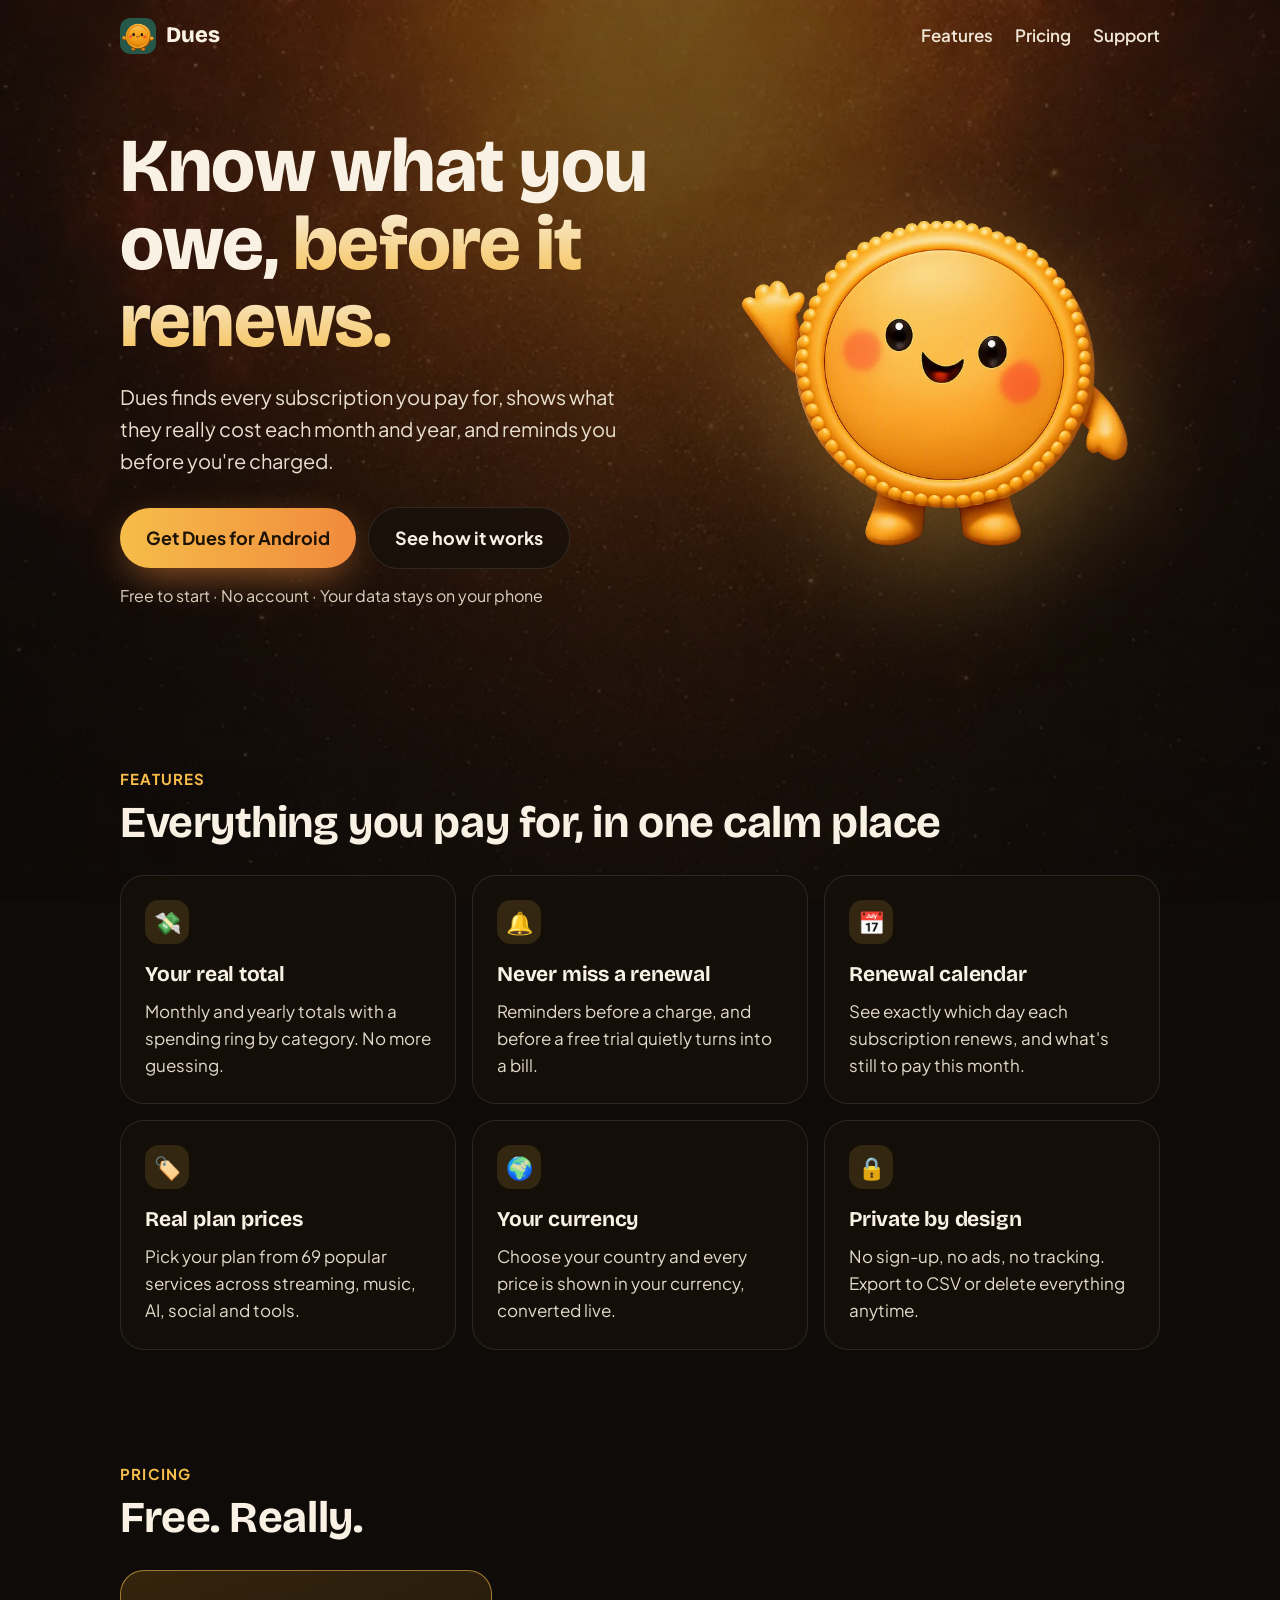
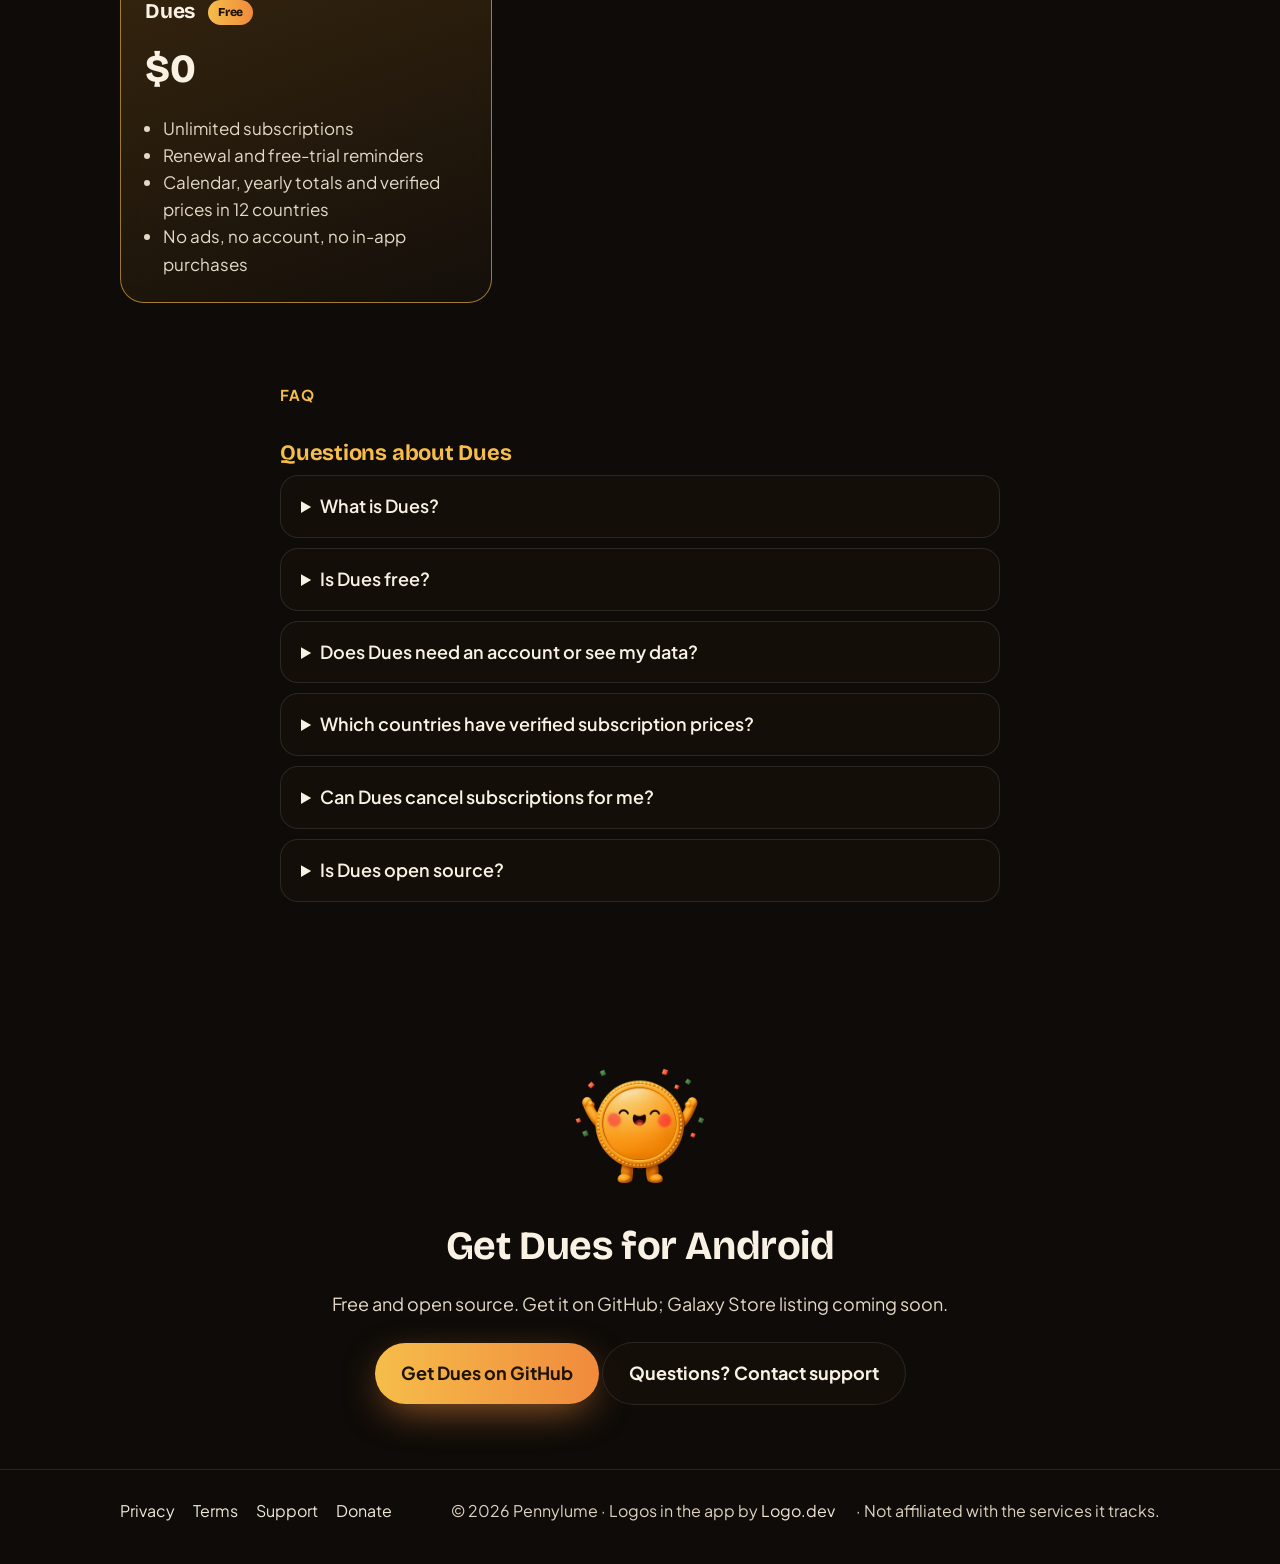
<file: site/index.html>
<!doctype html>
<html lang="en">
<head>
<meta charset="utf-8">
<meta name="viewport" content="width=device-width, initial-scale=1">
<title>Dues – Free Subscription Tracker &amp; Renewal Reminder for Android</title>
<meta name="description" content="Dues is a free, private, open-source subscription tracker for Android. Track Netflix, Spotify, ChatGPT and 69 services, see monthly and yearly spend with verified prices in 12 countries, and get reminded before renewals and free trials end. No account, no ads.">
<link rel="canonical" href="https://dues-app.vercel.app/">
<meta name="robots" content="index,follow">
<meta property="og:type" content="website">
<meta property="og:url" content="https://dues-app.vercel.app/">
<meta property="og:site_name" content="Dues by Pennylume">
<meta property="og:title" content="Dues – Free Subscription Tracker for Android">
<meta property="og:description" content="See what you really pay for subscriptions and get reminded before every renewal. Free, private, open source.">
<meta property="og:image" content="https://dues-app.vercel.app/assets/og.png">
<meta name="twitter:card" content="summary_large_image">
<meta name="twitter:title" content="Dues – Free Subscription Tracker for Android">
<meta name="twitter:description" content="Track every subscription, see your real yearly spend, get renewal reminders. Free, private, open source.">
<meta name="twitter:image" content="https://dues-app.vercel.app/assets/og.png">
<meta name="theme-color" content="#0e0b08">
<link rel="icon" href="assets/favicon.png">
<link rel="preconnect" href="https://fonts.googleapis.com">
<link rel="preconnect" href="https://fonts.gstatic.com" crossorigin>
<link href="https://fonts.googleapis.com/css2?family=Bricolage+Grotesque:opsz,wght@12..96,600;12..96,800&family=Plus+Jakarta+Sans:wght@400;600;700&display=swap" rel="stylesheet">
<link rel="stylesheet" href="style.css">
<script type="application/ld+json">{"@context": "https://schema.org", "@type": "SoftwareApplication", "name": "Dues", "alternateName": "Dues – Subscription Tracker", "description": "Free, private, open-source Android subscription tracker with renewal and free-trial reminders and verified prices in 12 countries.", "applicationCategory": "FinanceApplication", "operatingSystem": "Android 8.0+", "url": "https://dues-app.vercel.app", "downloadUrl": "https://github.com/PennyLume-dev/dues-subscription-tracker/releases/latest", "offers": {"@type": "Offer", "price": "0", "priceCurrency": "USD"}, "isAccessibleForFree": true, "license": "https://www.gnu.org/licenses/gpl-3.0.html", "codeRepository": "https://github.com/PennyLume-dev/dues-subscription-tracker", "author": {"@type": "Organization", "name": "Pennylume"}, "image": "https://dues-app.vercel.app/assets/icon.png", "featureList": ["Track unlimited subscriptions", "Renewal and free-trial reminders", "Verified prices in 12 countries", "Monthly and yearly spending totals", "Calendar of upcoming payments", "No account, no ads, data stays on device", "CSV export"]}</script>
<script type="application/ld+json">{"@context": "https://schema.org", "@type": "Organization", "name": "Pennylume", "url": "https://dues-app.vercel.app", "logo": "https://dues-app.vercel.app/assets/icon.png", "email": "pennylume@proton.me", "sameAs": ["https://github.com/PennyLume-dev"]}</script>
<script type="application/ld+json">{"@context": "https://schema.org", "@type": "FAQPage", "mainEntity": [{"@type": "Question", "name": "What is Dues?", "acceptedAnswer": {"@type": "Answer", "text": "Dues is a free Android app that tracks all your subscriptions (Netflix, Spotify, ChatGPT, iCloud+ and 65 more), shows what you really spend each month and year, and reminds you before every renewal or free-trial charge."}}, {"@type": "Question", "name": "Is Dues free?", "acceptedAnswer": {"@type": "Answer", "text": "Yes. Dues is completely free, with no ads, no in-app purchases and no limit on how many subscriptions you track."}}, {"@type": "Question", "name": "Does Dues need an account or see my data?", "acceptedAnswer": {"@type": "Answer", "text": "No. Dues works without an account. Your subscriptions stay on your phone and are never uploaded; you can export them to CSV for backups."}}, {"@type": "Question", "name": "Which countries have verified subscription prices?", "acceptedAnswer": {"@type": "Answer", "text": "Dues has verified local prices for the United States, India, the United Kingdom, Germany, France, Canada, Australia, Singapore, the UAE, Brazil, Japan and Mexico. Other countries see prices converted from US dollars at live exchange rates."}}, {"@type": "Question", "name": "Can Dues cancel subscriptions for me?", "acceptedAnswer": {"@type": "Answer", "text": "No. Dues reminds you before you are charged, but you cancel with the provider (or your app store), then mark it as cancelled in Dues."}}, {"@type": "Question", "name": "Is Dues open source?", "acceptedAnswer": {"@type": "Answer", "text": "Yes. The Android app is open source under the GPL-3.0 license on GitHub."}}]}</script>
</head>
<body>
<header class="wrap">
  <nav>
    <a class="brand" href="/"><img src="assets/icon.png" alt="">Dues</a>
    <div class="links">
      <a href="#features">Features</a>
      <a href="#pricing">Pricing</a>
      <a href="support">Support</a>
    </div>
  </nav>
</header>

<main class="wrap">
  <div class="hero">
    <div>
      <h1>Know what you owe, <span>before it renews.</span></h1>
      <p>Dues finds every subscription you pay for, shows what they really cost each month and year, and reminds you before you're charged.</p>
      <div class="cta">
        <a class="btn" href="#get">Get Dues for Android</a>
        <a class="btn ghost" href="#features">See how it works</a>
      </div>
      <p class="note">Free to start · No account · Your data stays on your phone</p>
    </div>
    <img class="penny" src="assets/penny_wave.webp" alt="Penny, the Dues coin mascot, waving">
  </div>

  <section id="features">
    <div class="eyebrow">Features</div>
    <h2>Everything you pay for, in one calm place</h2>
    <div class="grid">
      <div class="card"><div class="ic">💸</div><h3>Your real total</h3><p>Monthly and yearly totals with a spending ring by category. No more guessing.</p></div>
      <div class="card"><div class="ic">🔔</div><h3>Never miss a renewal</h3><p>Reminders before a charge, and before a free trial quietly turns into a bill.</p></div>
      <div class="card"><div class="ic">📅</div><h3>Renewal calendar</h3><p>See exactly which day each subscription renews, and what's still to pay this month.</p></div>
      <div class="card"><div class="ic">🏷️</div><h3>Real plan prices</h3><p>Pick your plan from 69 popular services across streaming, music, AI, social and tools.</p></div>
      <div class="card"><div class="ic">🌍</div><h3>Your currency</h3><p>Choose your country and every price is shown in your currency, converted live.</p></div>
      <div class="card"><div class="ic">🔒</div><h3>Private by design</h3><p>No sign-up, no ads, no tracking. Export to CSV or delete everything anytime.</p></div>
    </div>
  </section>

  <section id="pricing">
    <div class="eyebrow">Pricing</div>
    <h2>Free. Really.</h2>
    <div class="pricing">
      <div class="card plan plus">
        <h3>Dues <span class="badge">Free</span></h3>
        <div class="price">$0</div>
        <ul>
          <li>Unlimited subscriptions</li>
          <li>Renewal and free-trial reminders</li>
          <li>Calendar, yearly totals and verified prices in 12 countries</li>
          <li>No ads, no account, no in-app purchases</li>
        </ul>
      </div>
    </div>
  </section>

  <section id="faq" class="doc">
    <div class="eyebrow">FAQ</div>
    <h2>Questions about Dues</h2>
    <details><summary>What is Dues?</summary><p>Dues is a free Android app that tracks all your subscriptions (Netflix, Spotify, ChatGPT, iCloud+ and 65 more), shows what you really spend each month and year, and reminds you before every renewal or free-trial charge.</p></details>
    <details><summary>Is Dues free?</summary><p>Yes. Dues is completely free, with no ads, no in-app purchases and no limit on how many subscriptions you track.</p></details>
    <details><summary>Does Dues need an account or see my data?</summary><p>No. Dues works without an account. Your subscriptions stay on your phone and are never uploaded; you can export them to CSV for backups.</p></details>
    <details><summary>Which countries have verified subscription prices?</summary><p>Dues has verified local prices for the United States, India, the United Kingdom, Germany, France, Canada, Australia, Singapore, the UAE, Brazil, Japan and Mexico. Other countries see prices converted from US dollars at live exchange rates.</p></details>
    <details><summary>Can Dues cancel subscriptions for me?</summary><p>No. Dues reminds you before you are charged, but you cancel with the provider (or your app store), then mark it as cancelled in Dues.</p></details>
    <details><summary>Is Dues open source?</summary><p>Yes. The Android app is open source under the GPL-3.0 license on <a href="https://github.com/PennyLume-dev/dues-subscription-tracker">GitHub</a>.</p></details>
  </section>

  <div class="cta-band" id="get">
    <img src="assets/penny_celebrate.webp" alt="">
    <h2 style="font-size:clamp(28px,4vw,40px);margin:10px 0 12px">Get Dues for Android</h2>
    <p style="color:var(--lo);margin:0 0 24px">Free and open source. Get it on GitHub; Galaxy Store listing coming soon.</p>
    <a class="btn" href="https://github.com/PennyLume-dev/dues-subscription-tracker">Get Dues on GitHub</a>
    <a class="btn ghost" href="support">Questions? Contact support</a>
  </div>
</main>

<footer>
  <div class="wrap">
    <div><a href="privacy">Privacy</a><a href="terms">Terms</a><a href="support">Support</a><a href="donate">Donate</a></div>
    <div>© 2026 Pennylume · Logos in the app by <a href="https://logo.dev">Logo.dev</a> · Not affiliated with the services it tracks.</div>
  </div>
</footer>
</body>
</html>
</file>
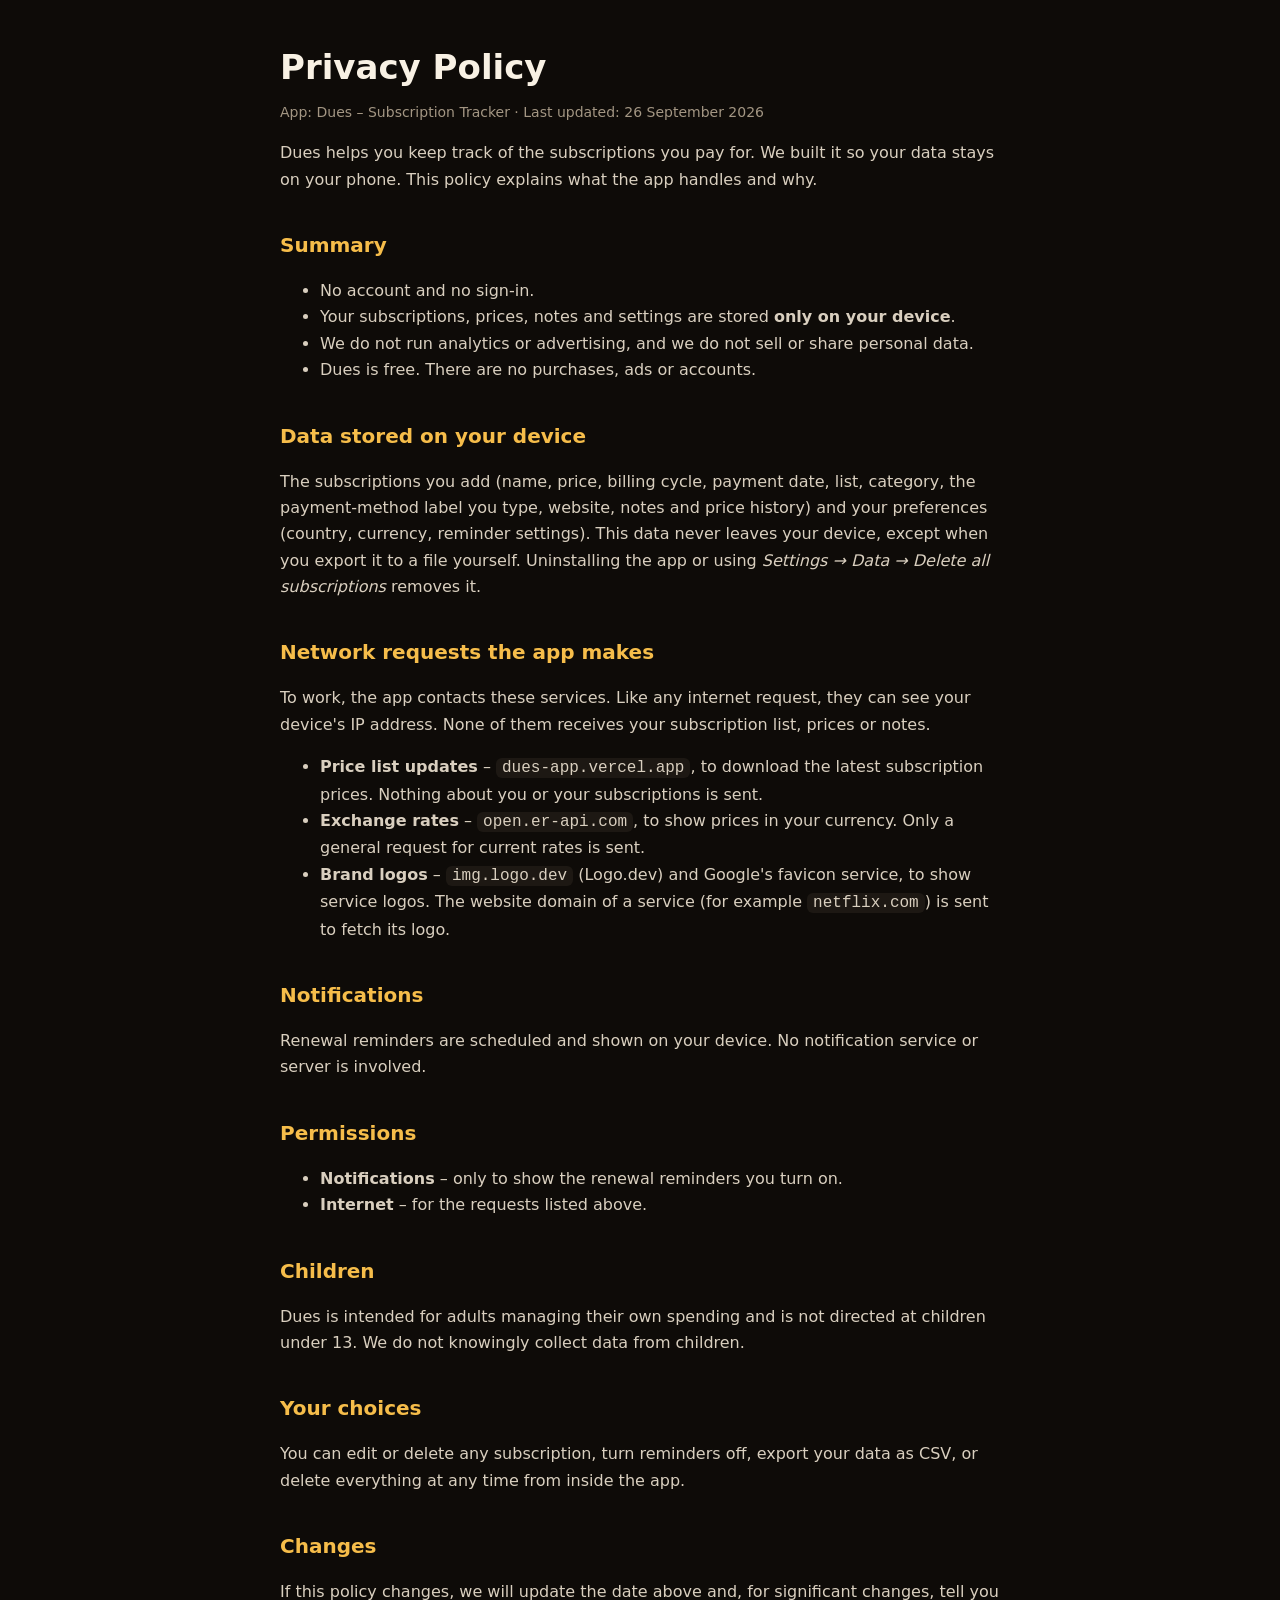
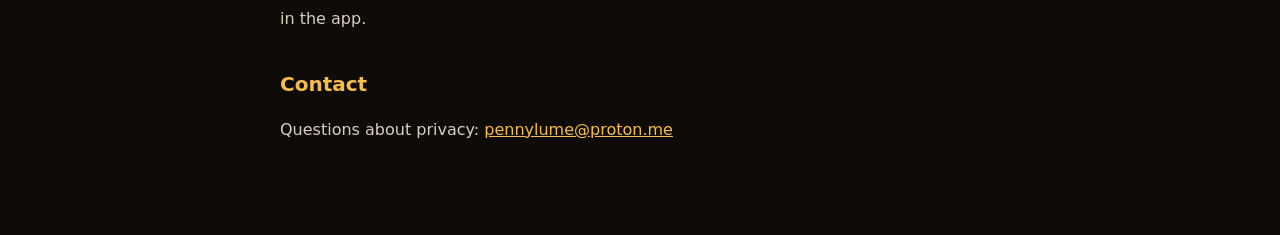
<file: legal/privacy.html>
<!doctype html>
<html lang="en">
<head>
<meta charset="utf-8">
<meta name="viewport" content="width=device-width, initial-scale=1">
<title>Dues Privacy Policy</title>
<style>
  :root { color-scheme: dark; }
  body { margin: 0; background: #0e0b08; color: #f8f1e4; font: 16px/1.65 system-ui, -apple-system, "Segoe UI", Roboto, sans-serif; }
  main { max-width: 720px; margin: 0 auto; padding: 48px 20px 80px; }
  h1 { font-size: 34px; line-height: 1.15; margin: 0 0 6px; }
  h2 { font-size: 20px; margin: 36px 0 8px; color: #f6bd4a; }
  p, li { color: #d9cfbf; }
  .muted { color: #a39683; font-size: 14px; }
  a { color: #f6bd4a; }
  code { background: #1d1813; padding: 1px 6px; border-radius: 6px; }
</style>
</head>
<body>
<main>
<h1>Privacy Policy</h1>
<p class="muted">App: Dues – Subscription Tracker · Last updated: 26 September 2026</p>

<p>Dues helps you keep track of the subscriptions you pay for. We built it so your data stays on your phone. This policy explains what the app handles and why.</p>

<h2>Summary</h2>
<ul>
  <li>No account and no sign-in.</li>
  <li>Your subscriptions, prices, notes and settings are stored <strong>only on your device</strong>.</li>
  <li>We do not run analytics or advertising, and we do not sell or share personal data.</li>
  <li>Dues is free. There are no purchases, ads or accounts.</li>
</ul>

<h2>Data stored on your device</h2>
<p>The subscriptions you add (name, price, billing cycle, payment date, list, category, the payment-method label you type, website, notes and price history) and your preferences (country, currency, reminder settings). This data never leaves your device, except when you export it to a file yourself. Uninstalling the app or using <em>Settings → Data → Delete all subscriptions</em> removes it.</p>

<h2>Network requests the app makes</h2>
<p>To work, the app contacts these services. Like any internet request, they can see your device's IP address. None of them receives your subscription list, prices or notes.</p>
<ul>
  <li><strong>Price list updates</strong> – <code>dues-app.vercel.app</code>, to download the latest subscription prices. Nothing about you or your subscriptions is sent.</li>
  <li><strong>Exchange rates</strong> – <code>open.er-api.com</code>, to show prices in your currency. Only a general request for current rates is sent.</li>
  <li><strong>Brand logos</strong> – <code>img.logo.dev</code> (Logo.dev) and Google's favicon service, to show service logos. The website domain of a service (for example <code>netflix.com</code>) is sent to fetch its logo.</li>
</ul>

<h2>Notifications</h2>
<p>Renewal reminders are scheduled and shown on your device. No notification service or server is involved.</p>

<h2>Permissions</h2>
<ul>
  <li><strong>Notifications</strong> – only to show the renewal reminders you turn on.</li>
  <li><strong>Internet</strong> – for the requests listed above.</li>
</ul>

<h2>Children</h2>
<p>Dues is intended for adults managing their own spending and is not directed at children under 13. We do not knowingly collect data from children.</p>

<h2>Your choices</h2>
<p>You can edit or delete any subscription, turn reminders off, export your data as CSV, or delete everything at any time from inside the app.</p>

<h2>Changes</h2>
<p>If this policy changes, we will update the date above and, for significant changes, tell you in the app.</p>

<h2>Contact</h2>
<p>Questions about privacy: <a href="mailto:pennylume@proton.me">pennylume@proton.me</a></p>
</main>
</body>
</html>
</file>
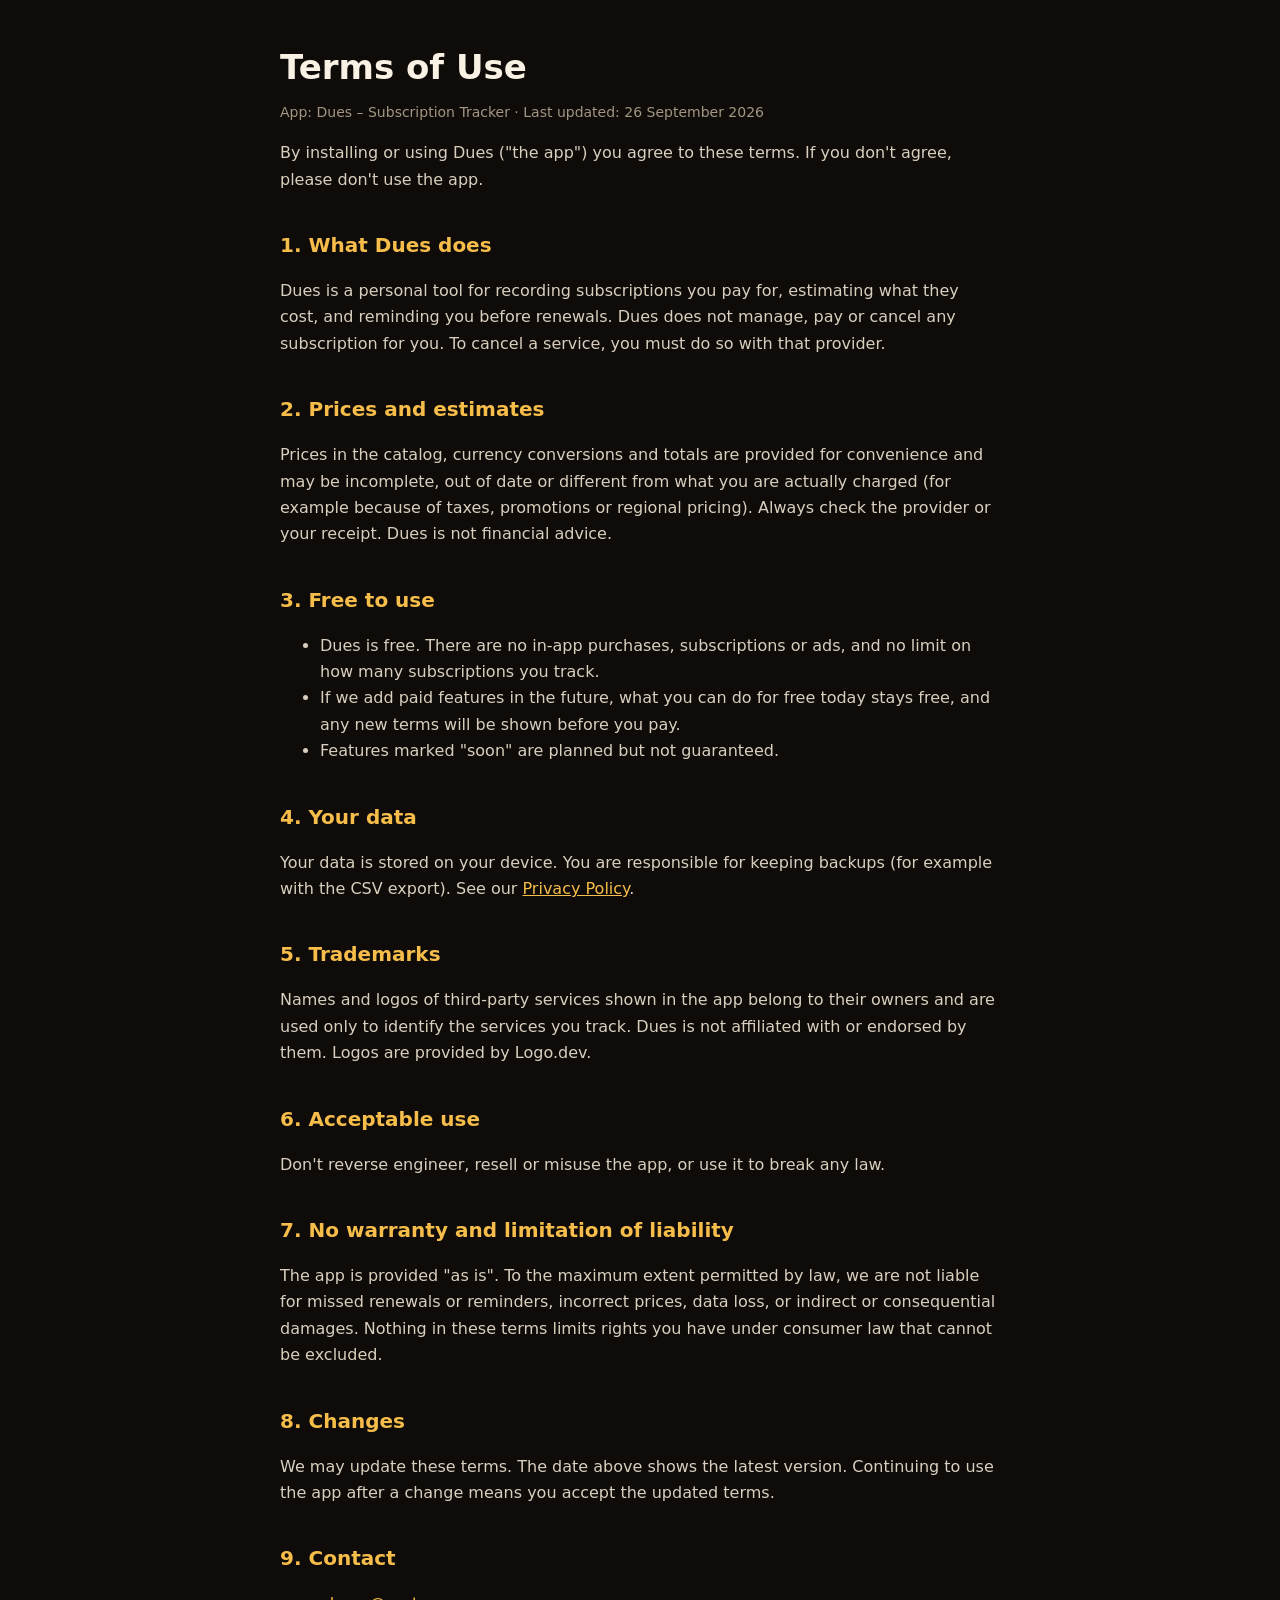
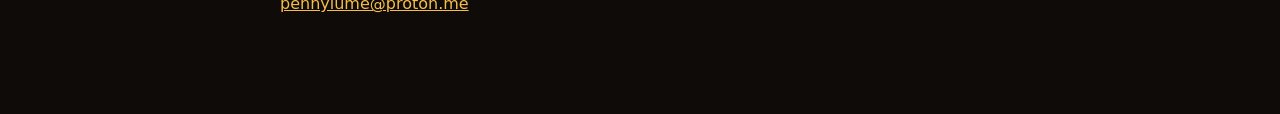
<file: legal/terms.html>
<!doctype html>
<html lang="en">
<head>
<meta charset="utf-8">
<meta name="viewport" content="width=device-width, initial-scale=1">
<title>Dues Terms of Use</title>
<style>
  :root { color-scheme: dark; }
  body { margin: 0; background: #0e0b08; color: #f8f1e4; font: 16px/1.65 system-ui, -apple-system, "Segoe UI", Roboto, sans-serif; }
  main { max-width: 720px; margin: 0 auto; padding: 48px 20px 80px; }
  h1 { font-size: 34px; line-height: 1.15; margin: 0 0 6px; }
  h2 { font-size: 20px; margin: 36px 0 8px; color: #f6bd4a; }
  p, li { color: #d9cfbf; }
  .muted { color: #a39683; font-size: 14px; }
  a { color: #f6bd4a; }
</style>
</head>
<body>
<main>
<h1>Terms of Use</h1>
<p class="muted">App: Dues – Subscription Tracker · Last updated: 26 September 2026</p>

<p>By installing or using Dues ("the app") you agree to these terms. If you don't agree, please don't use the app.</p>

<h2>1. What Dues does</h2>
<p>Dues is a personal tool for recording subscriptions you pay for, estimating what they cost, and reminding you before renewals. Dues does not manage, pay or cancel any subscription for you. To cancel a service, you must do so with that provider.</p>

<h2>2. Prices and estimates</h2>
<p>Prices in the catalog, currency conversions and totals are provided for convenience and may be incomplete, out of date or different from what you are actually charged (for example because of taxes, promotions or regional pricing). Always check the provider or your receipt. Dues is not financial advice.</p>

<h2>3. Free to use</h2>
<ul>
  <li>Dues is free. There are no in-app purchases, subscriptions or ads, and no limit on how many subscriptions you track.</li>
  <li>If we add paid features in the future, what you can do for free today stays free, and any new terms will be shown before you pay.</li>
  <li>Features marked "soon" are planned but not guaranteed.</li>
</ul>

<h2>4. Your data</h2>
<p>Your data is stored on your device. You are responsible for keeping backups (for example with the CSV export). See our <a href="privacy.html">Privacy Policy</a>.</p>

<h2>5. Trademarks</h2>
<p>Names and logos of third-party services shown in the app belong to their owners and are used only to identify the services you track. Dues is not affiliated with or endorsed by them. Logos are provided by Logo.dev.</p>

<h2>6. Acceptable use</h2>
<p>Don't reverse engineer, resell or misuse the app, or use it to break any law.</p>

<h2>7. No warranty and limitation of liability</h2>
<p>The app is provided "as is". To the maximum extent permitted by law, we are not liable for missed renewals or reminders, incorrect prices, data loss, or indirect or consequential damages. Nothing in these terms limits rights you have under consumer law that cannot be excluded.</p>

<h2>8. Changes</h2>
<p>We may update these terms. The date above shows the latest version. Continuing to use the app after a change means you accept the updated terms.</p>

<h2>9. Contact</h2>
<p><a href="mailto:pennylume@proton.me">pennylume@proton.me</a></p>
</main>
</body>
</html>
</file>
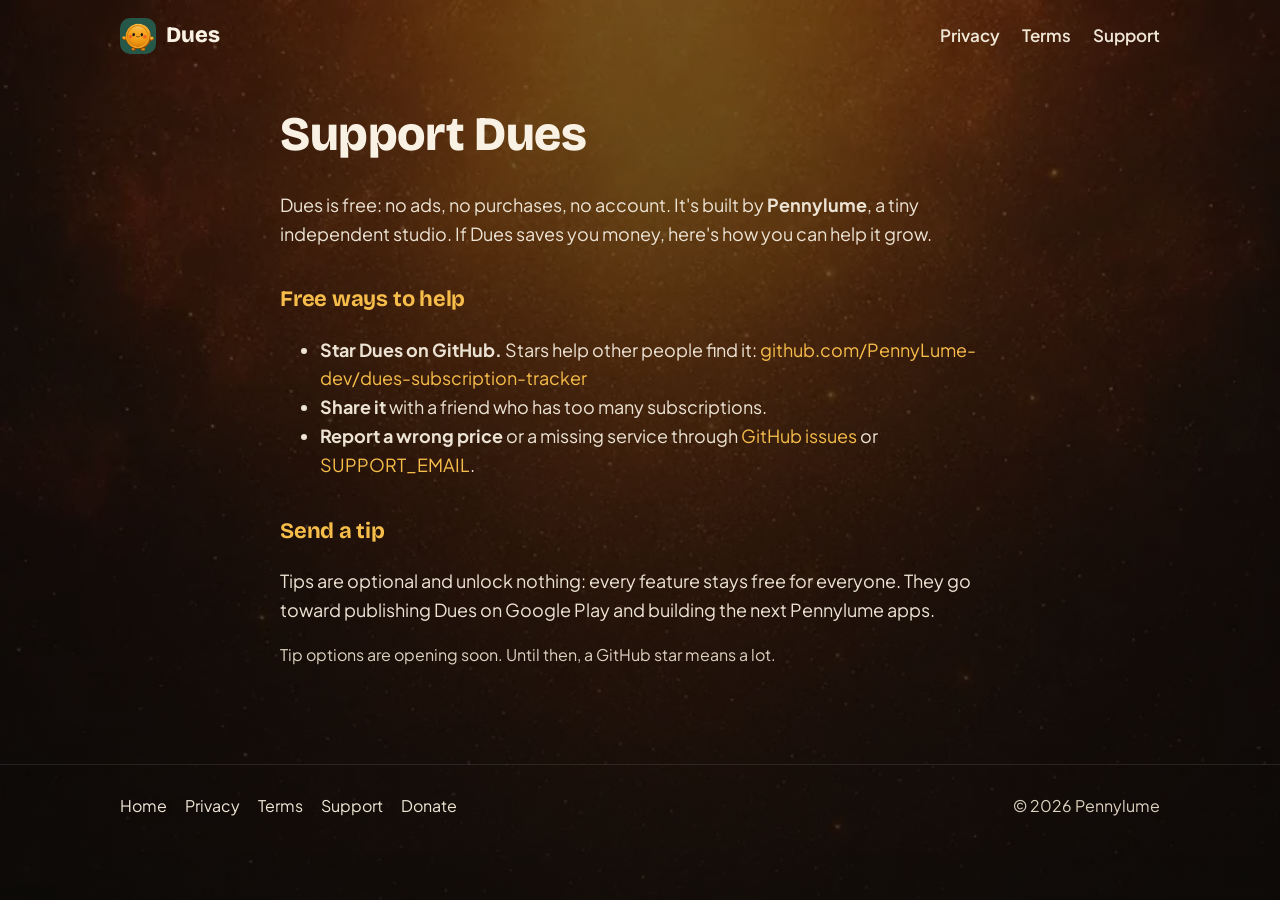
<file: site/donate.html>
<!doctype html>
<html lang="en">
<head>
<meta charset="utf-8">
<meta name="viewport" content="width=device-width, initial-scale=1">
<title>Support Dues – free, open-source subscription tracker</title>
<meta name="description" content="Dues is free, private and open source. Help keep it that way: star it on GitHub, share it, report prices, or send a tip.">
<link rel="canonical" href="https://dues-app.vercel.app/donate">
<meta name="theme-color" content="#0e0b08">
<link rel="icon" href="assets/favicon.png">
<link rel="preconnect" href="https://fonts.googleapis.com">
<link rel="preconnect" href="https://fonts.gstatic.com" crossorigin>
<link href="https://fonts.googleapis.com/css2?family=Bricolage+Grotesque:opsz,wght@12..96,600;12..96,800&family=Plus+Jakarta+Sans:wght@400;600;700&display=swap" rel="stylesheet">
<link rel="stylesheet" href="style.css">
</head>
<body>
<header class="wrap"><nav><a class="brand" href="/"><img src="assets/icon.png" alt="">Dues</a>
<div class="links"><a href="privacy">Privacy</a><a href="terms">Terms</a><a href="support">Support</a></div></nav></header>
<main class="doc">
<h1>Support Dues</h1>
<p>Dues is free: no ads, no purchases, no account. It's built by <strong>Pennylume</strong>, a tiny independent studio.
If Dues saves you money, here's how you can help it grow.</p>

<h2>Free ways to help</h2>
<ul>
  <li><strong>Star Dues on GitHub.</strong> Stars help other people find it: <a href="https://github.com/PennyLume-dev/dues-subscription-tracker">github.com/PennyLume-dev/dues-subscription-tracker</a></li>
  <li><strong>Share it</strong> with a friend who has too many subscriptions.</li>
  <li><strong>Report a wrong price</strong> or a missing service through <a href="https://github.com/PennyLume-dev/dues-subscription-tracker/issues/new/choose">GitHub issues</a> or <a href="mailto:SUPPORT_EMAIL">SUPPORT_EMAIL</a>.</li>
</ul>

<h2>Send a tip</h2>
<p>Tips are optional and unlock nothing: every feature stays free for everyone. They go toward publishing Dues on Google Play and building the next Pennylume apps.</p>
<p class="muted">Tip options are opening soon. Until then, a GitHub star means a lot.</p>
</main>
<footer><div class="wrap"><div><a href="/">Home</a><a href="privacy">Privacy</a><a href="terms">Terms</a><a href="support">Support</a><a href="donate">Donate</a></div><div>© 2026 Pennylume</div></div></footer>
</body>
</html>
</file>
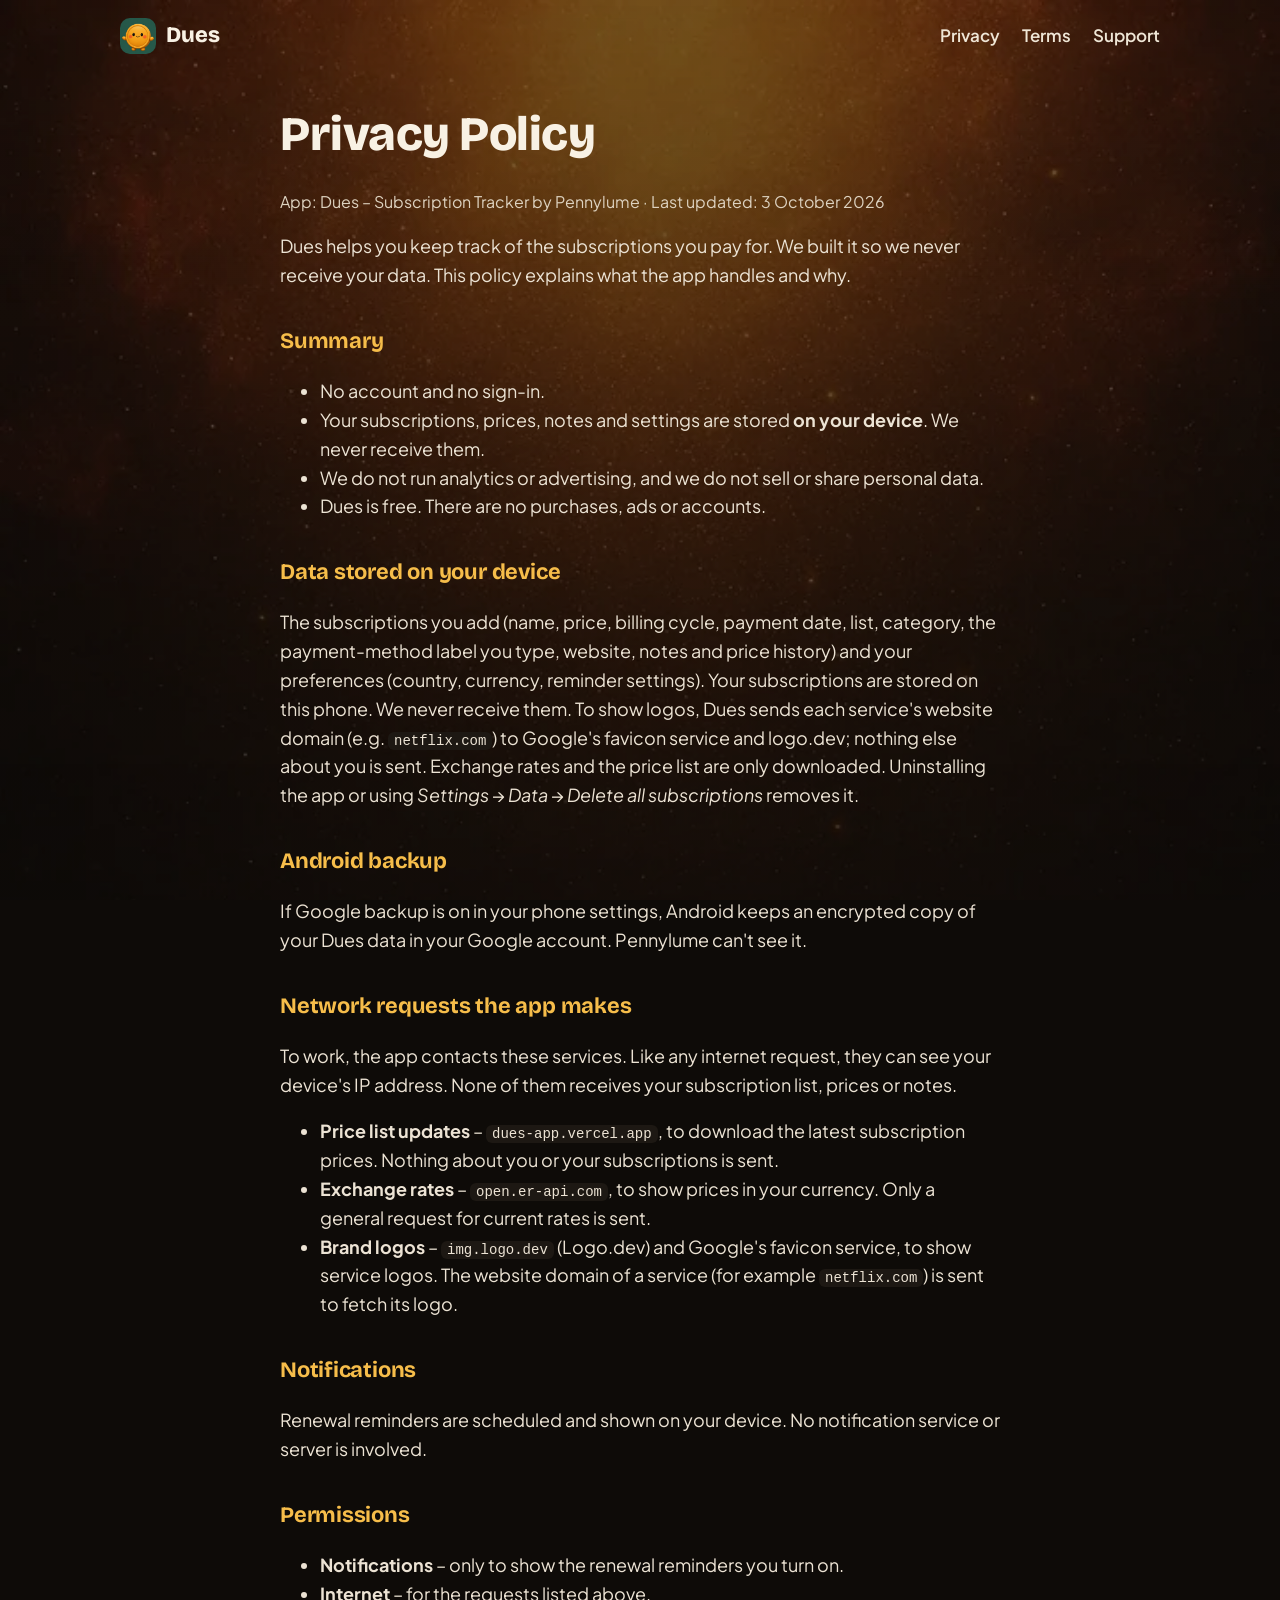
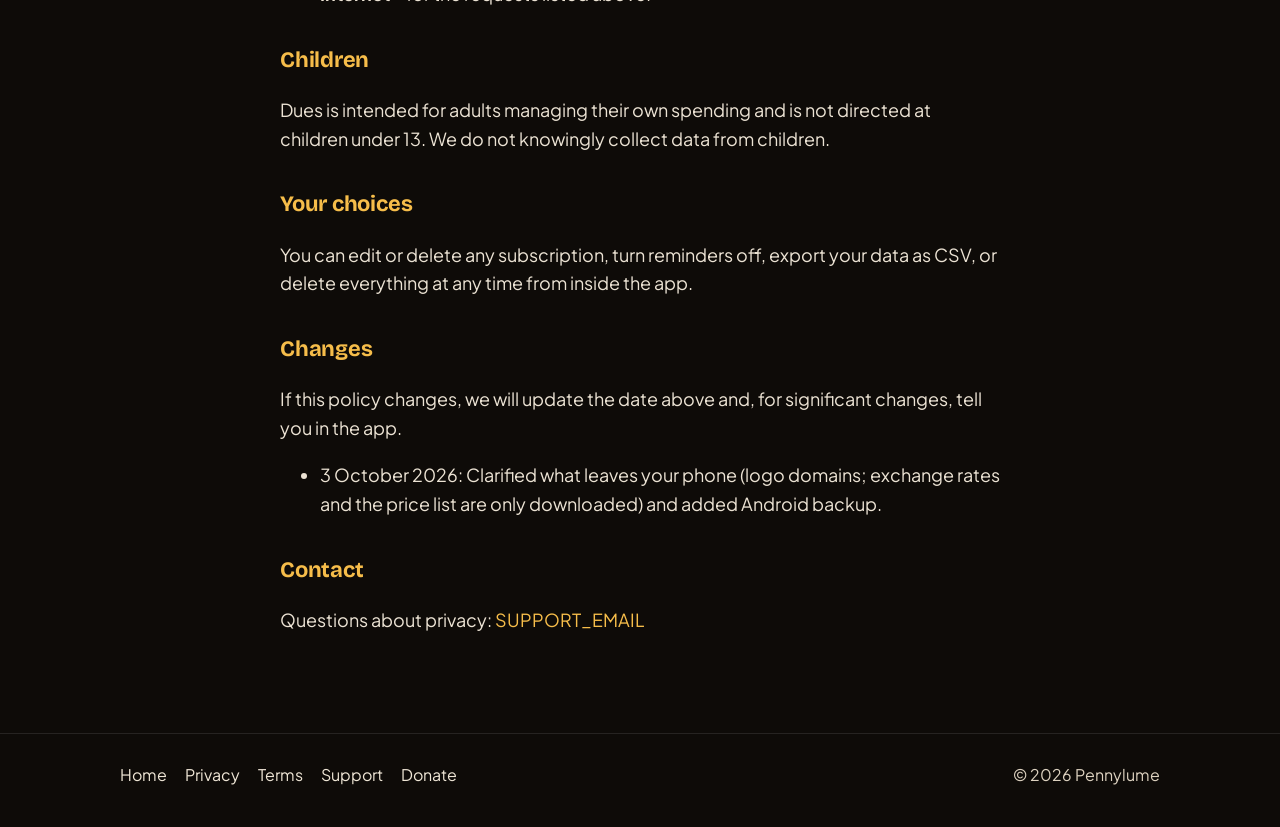
<file: site/privacy.html>
<!doctype html>
<html lang="en">
<head>
<meta charset="utf-8">
<meta name="viewport" content="width=device-width, initial-scale=1">
<title>Privacy Policy – Dues</title>
<meta name="theme-color" content="#0e0b08">
<link rel="icon" href="assets/favicon.png">
<link rel="preconnect" href="https://fonts.googleapis.com">
<link rel="preconnect" href="https://fonts.gstatic.com" crossorigin>
<link href="https://fonts.googleapis.com/css2?family=Bricolage+Grotesque:opsz,wght@12..96,600;12..96,800&family=Plus+Jakarta+Sans:wght@400;600;700&display=swap" rel="stylesheet">
<link rel="stylesheet" href="style.css">
</head>
<body>
<header class="wrap"><nav><a class="brand" href="/"><img src="assets/icon.png" alt="">Dues</a>
<div class="links"><a href="privacy">Privacy</a><a href="terms">Terms</a><a href="support">Support</a></div></nav></header>
<main class="doc">
<h1>Privacy Policy</h1>
<p class="muted">App: Dues – Subscription Tracker by Pennylume · Last updated: 3 October 2026</p>

<p>Dues helps you keep track of the subscriptions you pay for. We built it so we never receive your data. This policy explains what the app handles and why.</p>

<h2>Summary</h2>
<ul>
  <li>No account and no sign-in.</li>
  <li>Your subscriptions, prices, notes and settings are stored <strong>on your device</strong>. We never receive them.</li>
  <li>We do not run analytics or advertising, and we do not sell or share personal data.</li>
  <li>Dues is free. There are no purchases, ads or accounts.</li>
</ul>

<h2>Data stored on your device</h2>
<p>The subscriptions you add (name, price, billing cycle, payment date, list, category, the payment-method label you type, website, notes and price history) and your preferences (country, currency, reminder settings). Your subscriptions are stored on this phone. We never receive them. To show logos, Dues sends each service's website domain (e.g. <code>netflix.com</code>) to Google's favicon service and logo.dev; nothing else about you is sent. Exchange rates and the price list are only downloaded. Uninstalling the app or using <em>Settings → Data → Delete all subscriptions</em> removes it.</p>

<h2>Android backup</h2>
<p>If Google backup is on in your phone settings, Android keeps an encrypted copy of your Dues data in your Google account. Pennylume can't see it.</p>

<h2>Network requests the app makes</h2>
<p>To work, the app contacts these services. Like any internet request, they can see your device's IP address. None of them receives your subscription list, prices or notes.</p>
<ul>
  <li><strong>Price list updates</strong> – <code>dues-app.vercel.app</code>, to download the latest subscription prices. Nothing about you or your subscriptions is sent.</li>
  <li><strong>Exchange rates</strong> – <code>open.er-api.com</code>, to show prices in your currency. Only a general request for current rates is sent.</li>
  <li><strong>Brand logos</strong> – <code>img.logo.dev</code> (Logo.dev) and Google's favicon service, to show service logos. The website domain of a service (for example <code>netflix.com</code>) is sent to fetch its logo.</li>
</ul>

<h2>Notifications</h2>
<p>Renewal reminders are scheduled and shown on your device. No notification service or server is involved.</p>

<h2>Permissions</h2>
<ul>
  <li><strong>Notifications</strong> – only to show the renewal reminders you turn on.</li>
  <li><strong>Internet</strong> – for the requests listed above.</li>
</ul>

<h2>Children</h2>
<p>Dues is intended for adults managing their own spending and is not directed at children under 13. We do not knowingly collect data from children.</p>

<h2>Your choices</h2>
<p>You can edit or delete any subscription, turn reminders off, export your data as CSV, or delete everything at any time from inside the app.</p>

<h2>Changes</h2>
<p>If this policy changes, we will update the date above and, for significant changes, tell you in the app.</p>
<ul>
  <li>3 October 2026: Clarified what leaves your phone (logo domains; exchange rates and the price list are only downloaded) and added Android backup.</li>
</ul>

<h2>Contact</h2>
<p>Questions about privacy: <a href="mailto:SUPPORT_EMAIL">SUPPORT_EMAIL</a></p>
</main>
<footer><div class="wrap"><div><a href="/">Home</a><a href="privacy">Privacy</a><a href="terms">Terms</a><a href="support">Support</a><a href="donate">Donate</a></div><div>© 2026 Pennylume</div></div></footer>
</body>
</html>
</file>
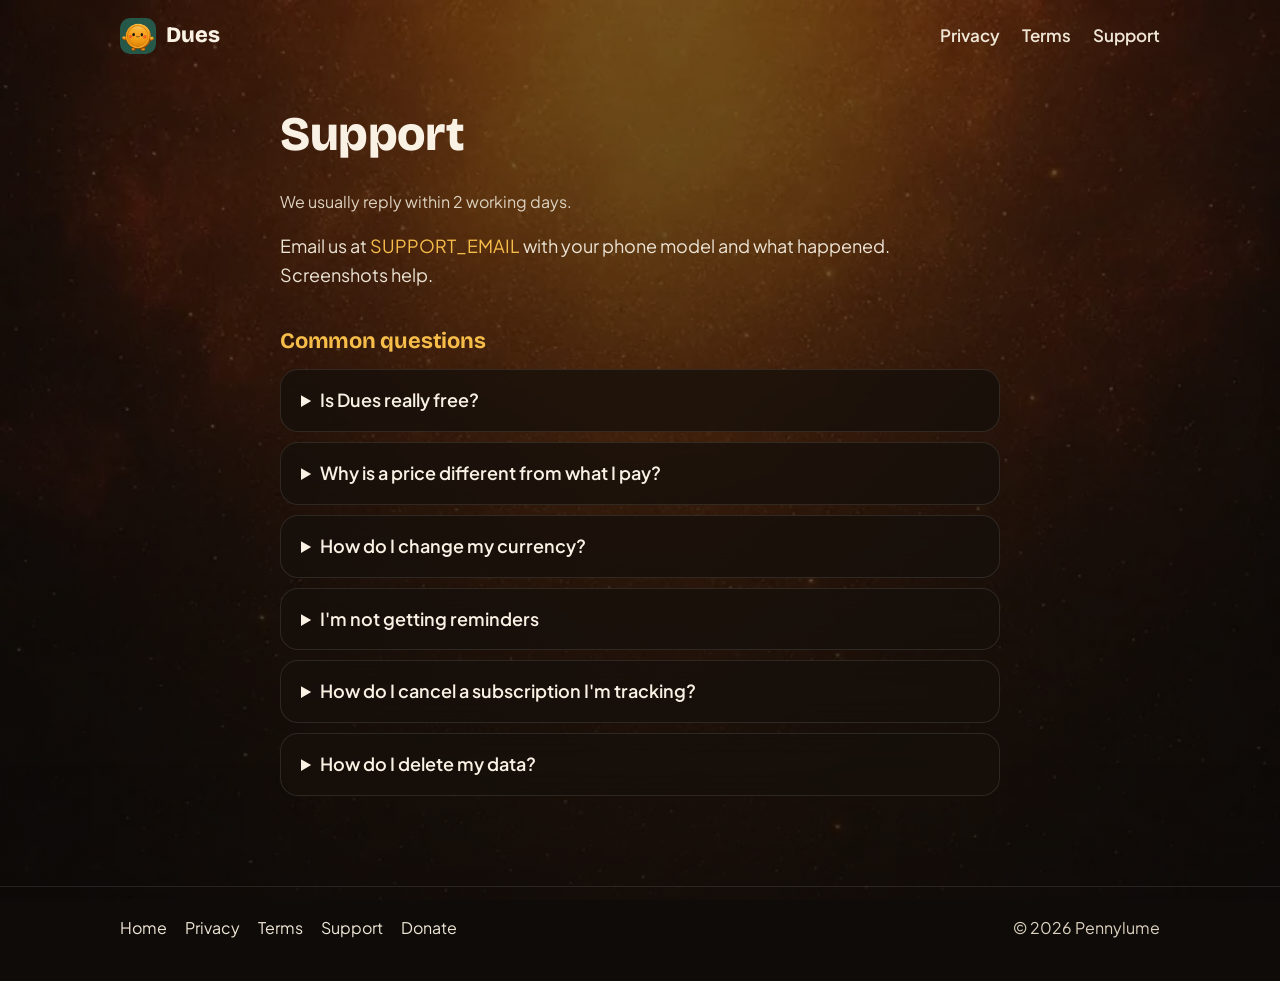
<file: site/support.html>
<!doctype html>
<html lang="en">
<head>
<meta charset="utf-8">
<meta name="viewport" content="width=device-width, initial-scale=1">
<title>Support – Dues</title>
<meta name="theme-color" content="#0e0b08">
<link rel="icon" href="assets/favicon.png">
<link rel="preconnect" href="https://fonts.googleapis.com">
<link rel="preconnect" href="https://fonts.gstatic.com" crossorigin>
<link href="https://fonts.googleapis.com/css2?family=Bricolage+Grotesque:opsz,wght@12..96,600;12..96,800&family=Plus+Jakarta+Sans:wght@400;600;700&display=swap" rel="stylesheet">
<link rel="stylesheet" href="style.css">
</head>
<body>
<header class="wrap"><nav><a class="brand" href="/"><img src="assets/icon.png" alt="">Dues</a>
<div class="links"><a href="privacy">Privacy</a><a href="terms">Terms</a><a href="support">Support</a></div></nav></header>
<main class="doc">
<h1>Support</h1>
<p class="muted">We usually reply within 2 working days.</p>
<p>Email us at <a href="mailto:SUPPORT_EMAIL">SUPPORT_EMAIL</a> with your phone model and what happened. Screenshots help.</p>

<h2>Common questions</h2>
<details><summary>Is Dues really free?</summary>
<p>Yes. Every feature is free, with no ads, no account and no limit on how many subscriptions you track.</p></details>
<details><summary>Why is a price different from what I pay?</summary>
<p>Catalog prices are verified for the US and India. Elsewhere they're estimates converted from US prices. Tap a subscription, then <strong>Edit</strong>, to set exactly what you pay. Taxes and promotions can also change the final amount.</p></details>
<details><summary>How do I change my currency?</summary>
<p>Settings → Region → pick your country. Saved prices are converted automatically at the current exchange rate.</p></details>
<details><summary>I'm not getting reminders</summary>
<p>Open Settings → Notifications, turn reminders on and allow notifications for Dues. Use <strong>Send test notification</strong> to check. Some phones also need Dues excluded from battery optimisation.</p></details>
<details><summary>How do I cancel a subscription I'm tracking?</summary>
<p>Dues tracks subscriptions but can't cancel them for you. Cancel with the provider (or in your app store's subscriptions page), then tap <strong>Mark as cancelled</strong> in Dues.</p></details>
<details><summary>How do I delete my data?</summary>
<p>Everything is stored on your phone. Use Settings → Data → Delete all subscriptions, or uninstall the app. We don't keep a copy.</p></details>
</main>
<footer><div class="wrap"><div><a href="/">Home</a><a href="privacy">Privacy</a><a href="terms">Terms</a><a href="support">Support</a><a href="donate">Donate</a></div><div>© 2026 Pennylume</div></div></footer>
</body>
</html>
</file>
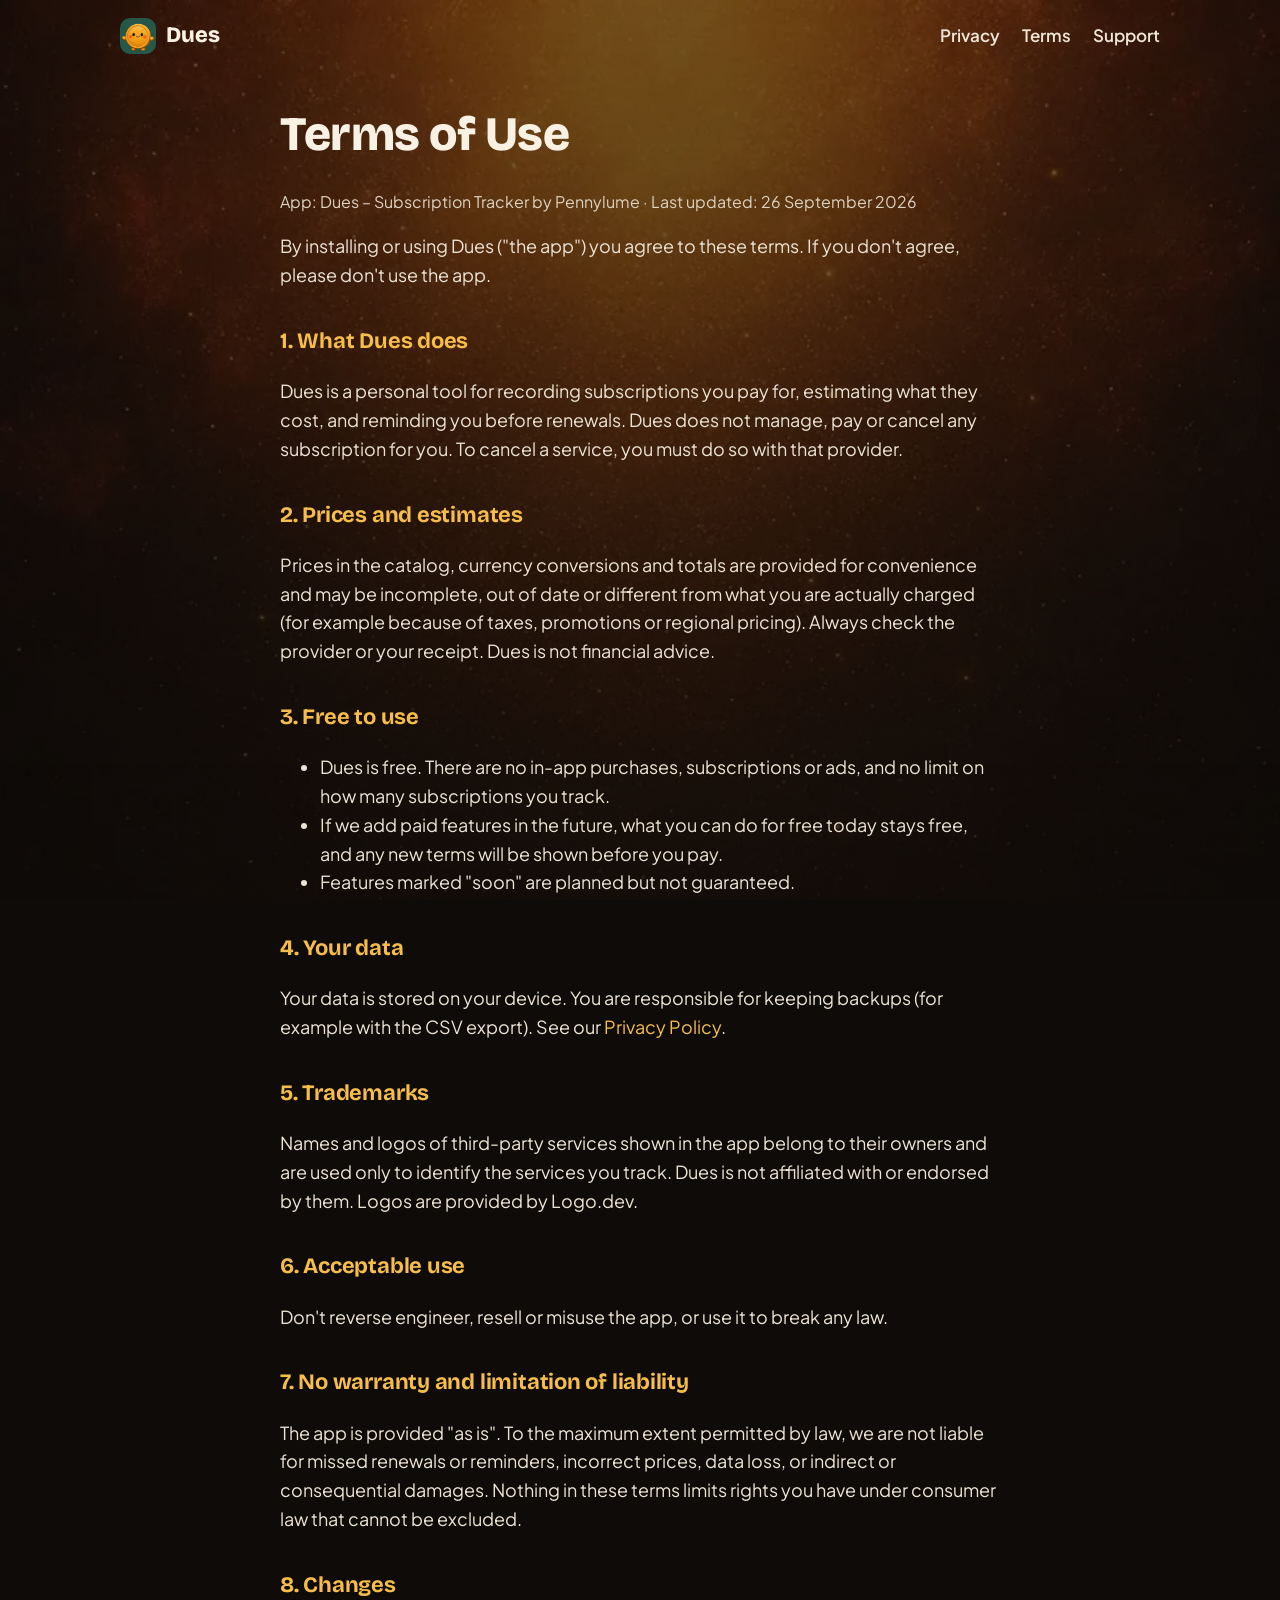
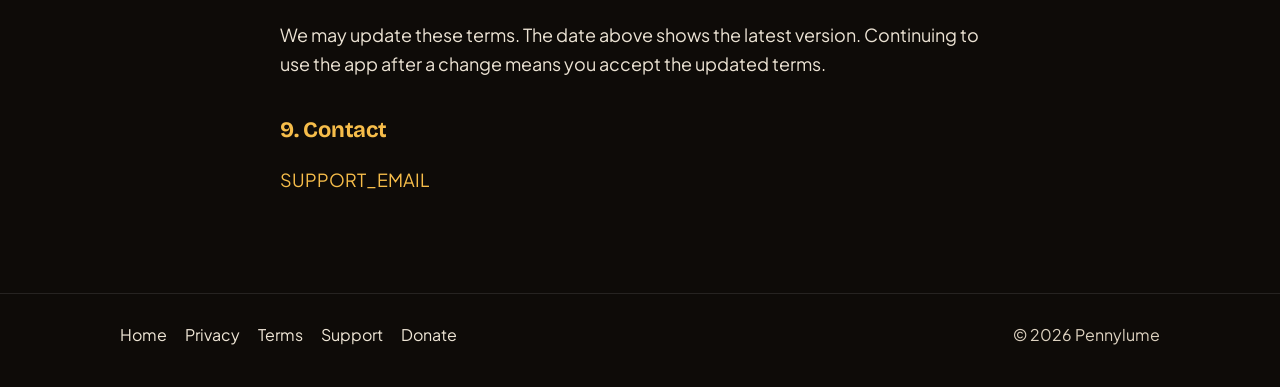
<file: site/terms.html>
<!doctype html>
<html lang="en">
<head>
<meta charset="utf-8">
<meta name="viewport" content="width=device-width, initial-scale=1">
<title>Terms of Use – Dues</title>
<meta name="theme-color" content="#0e0b08">
<link rel="icon" href="assets/favicon.png">
<link rel="preconnect" href="https://fonts.googleapis.com">
<link rel="preconnect" href="https://fonts.gstatic.com" crossorigin>
<link href="https://fonts.googleapis.com/css2?family=Bricolage+Grotesque:opsz,wght@12..96,600;12..96,800&family=Plus+Jakarta+Sans:wght@400;600;700&display=swap" rel="stylesheet">
<link rel="stylesheet" href="style.css">
</head>
<body>
<header class="wrap"><nav><a class="brand" href="/"><img src="assets/icon.png" alt="">Dues</a>
<div class="links"><a href="privacy">Privacy</a><a href="terms">Terms</a><a href="support">Support</a></div></nav></header>
<main class="doc">
<h1>Terms of Use</h1>
<p class="muted">App: Dues – Subscription Tracker by Pennylume · Last updated: 26 September 2026</p>

<p>By installing or using Dues ("the app") you agree to these terms. If you don't agree, please don't use the app.</p>

<h2>1. What Dues does</h2>
<p>Dues is a personal tool for recording subscriptions you pay for, estimating what they cost, and reminding you before renewals. Dues does not manage, pay or cancel any subscription for you. To cancel a service, you must do so with that provider.</p>

<h2>2. Prices and estimates</h2>
<p>Prices in the catalog, currency conversions and totals are provided for convenience and may be incomplete, out of date or different from what you are actually charged (for example because of taxes, promotions or regional pricing). Always check the provider or your receipt. Dues is not financial advice.</p>

<h2>3. Free to use</h2>
<ul>
  <li>Dues is free. There are no in-app purchases, subscriptions or ads, and no limit on how many subscriptions you track.</li>
  <li>If we add paid features in the future, what you can do for free today stays free, and any new terms will be shown before you pay.</li>
  <li>Features marked "soon" are planned but not guaranteed.</li>
</ul>

<h2>4. Your data</h2>
<p>Your data is stored on your device. You are responsible for keeping backups (for example with the CSV export). See our <a href="privacy">Privacy Policy</a>.</p>

<h2>5. Trademarks</h2>
<p>Names and logos of third-party services shown in the app belong to their owners and are used only to identify the services you track. Dues is not affiliated with or endorsed by them. Logos are provided by Logo.dev.</p>

<h2>6. Acceptable use</h2>
<p>Don't reverse engineer, resell or misuse the app, or use it to break any law.</p>

<h2>7. No warranty and limitation of liability</h2>
<p>The app is provided "as is". To the maximum extent permitted by law, we are not liable for missed renewals or reminders, incorrect prices, data loss, or indirect or consequential damages. Nothing in these terms limits rights you have under consumer law that cannot be excluded.</p>

<h2>8. Changes</h2>
<p>We may update these terms. The date above shows the latest version. Continuing to use the app after a change means you accept the updated terms.</p>

<h2>9. Contact</h2>
<p><a href="mailto:SUPPORT_EMAIL">SUPPORT_EMAIL</a></p>
</main>
<footer><div class="wrap"><div><a href="/">Home</a><a href="privacy">Privacy</a><a href="terms">Terms</a><a href="support">Support</a><a href="donate">Donate</a></div><div>© 2026 Pennylume</div></div></footer>
</body>
</html>
</file>
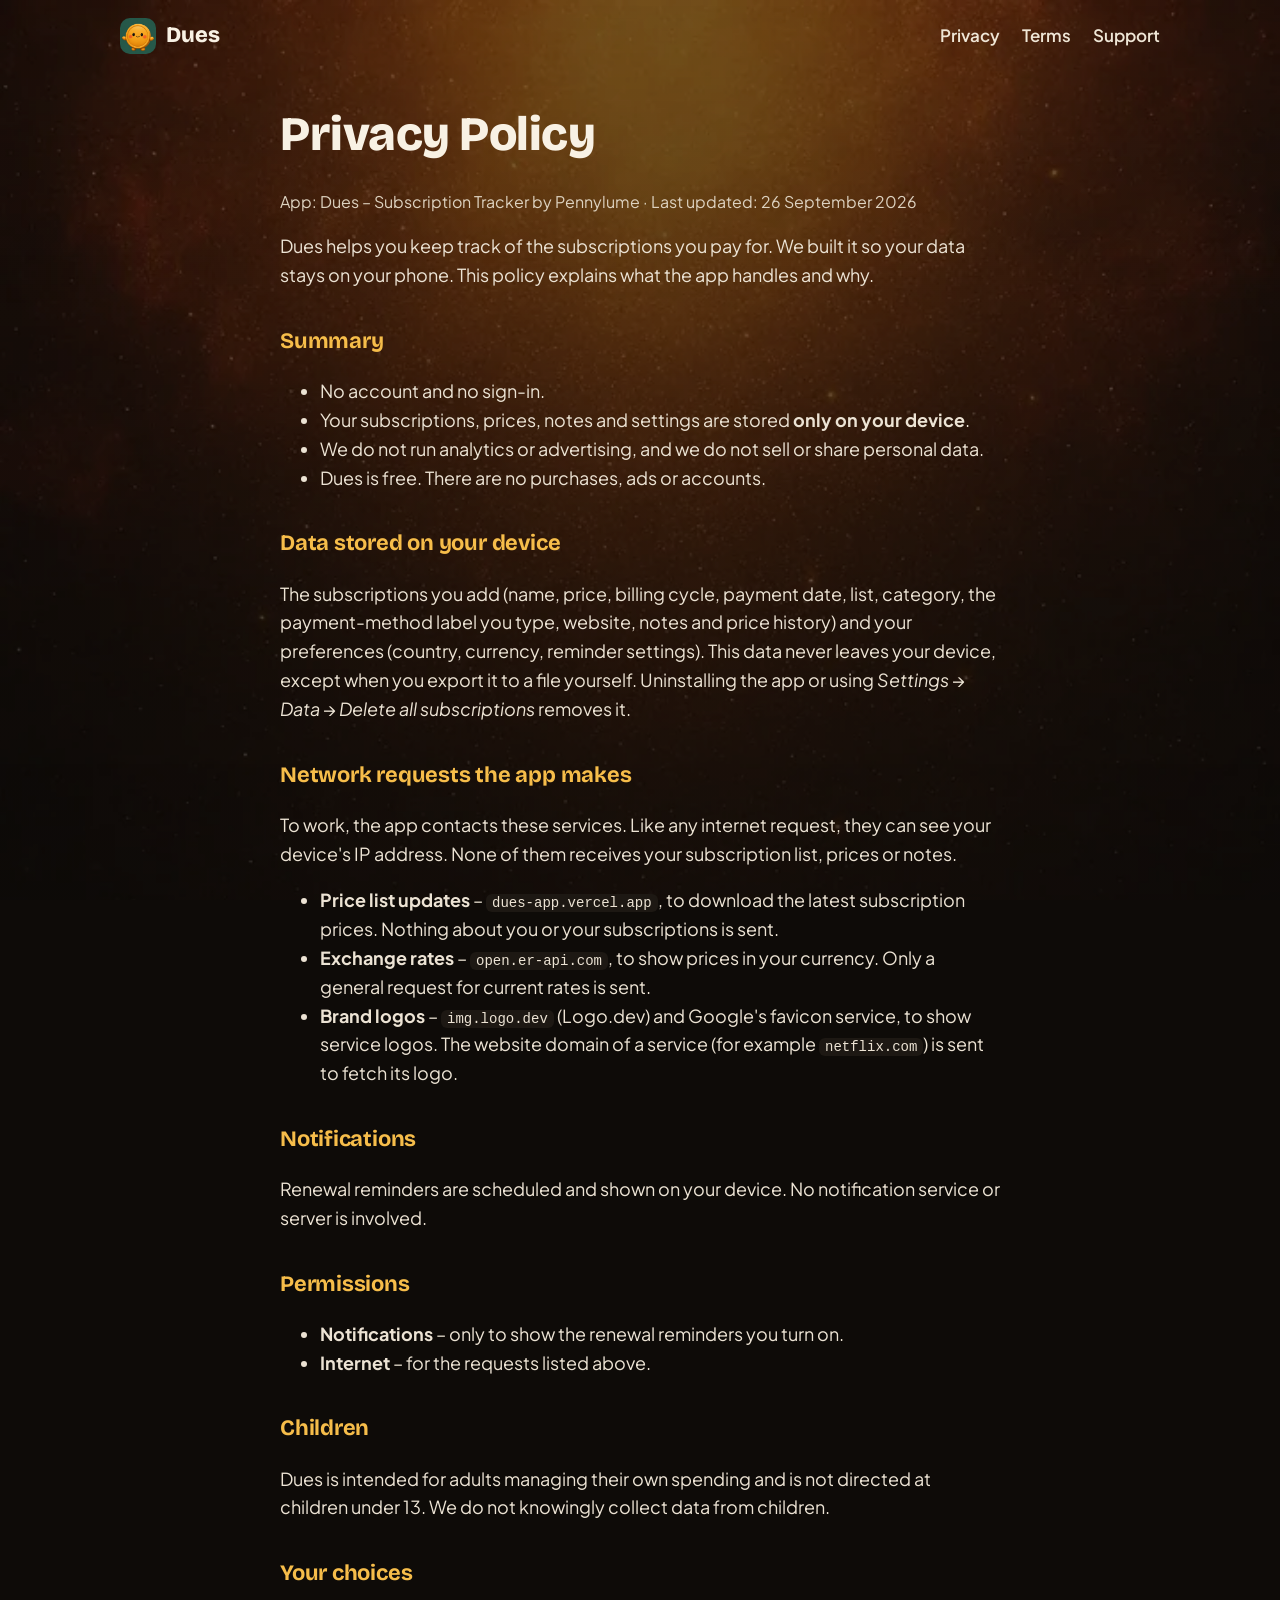
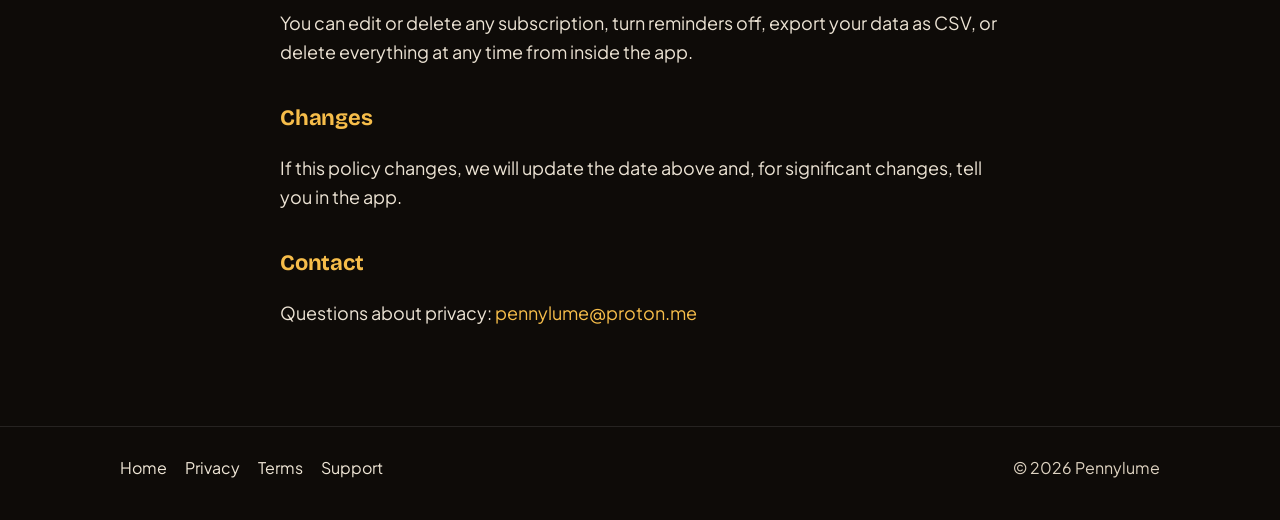
<file: app/src/main/assets/legal/privacy.html>
<!doctype html>
<html lang="en">
<head>
<meta charset="utf-8">
<meta name="viewport" content="width=device-width, initial-scale=1">
<title>Privacy Policy – Dues</title>
<meta name="theme-color" content="#0e0b08">
<link rel="icon" href="assets/favicon.png">
<link rel="preconnect" href="https://fonts.googleapis.com">
<link rel="preconnect" href="https://fonts.gstatic.com" crossorigin>
<link href="https://fonts.googleapis.com/css2?family=Bricolage+Grotesque:opsz,wght@12..96,600;12..96,800&family=Plus+Jakarta+Sans:wght@400;600;700&display=swap" rel="stylesheet">
<link rel="stylesheet" href="style.css">
</head>
<body>
<header class="wrap"><nav><a class="brand" href="https://dues-app.vercel.app/"><img src="assets/icon.png" alt="">Dues</a>
<div class="links"><a href="privacy.html">Privacy</a><a href="terms.html">Terms</a><a href="https://dues-app.vercel.app/support">Support</a></div></nav></header>
<main class="doc">
<h1>Privacy Policy</h1>
<p class="muted">App: Dues – Subscription Tracker by Pennylume · Last updated: 26 September 2026</p>

<p>Dues helps you keep track of the subscriptions you pay for. We built it so your data stays on your phone. This policy explains what the app handles and why.</p>

<h2>Summary</h2>
<ul>
  <li>No account and no sign-in.</li>
  <li>Your subscriptions, prices, notes and settings are stored <strong>only on your device</strong>.</li>
  <li>We do not run analytics or advertising, and we do not sell or share personal data.</li>
  <li>Dues is free. There are no purchases, ads or accounts.</li>
</ul>

<h2>Data stored on your device</h2>
<p>The subscriptions you add (name, price, billing cycle, payment date, list, category, the payment-method label you type, website, notes and price history) and your preferences (country, currency, reminder settings). This data never leaves your device, except when you export it to a file yourself. Uninstalling the app or using <em>Settings → Data → Delete all subscriptions</em> removes it.</p>

<h2>Network requests the app makes</h2>
<p>To work, the app contacts these services. Like any internet request, they can see your device's IP address. None of them receives your subscription list, prices or notes.</p>
<ul>
  <li><strong>Price list updates</strong> – <code>dues-app.vercel.app</code>, to download the latest subscription prices. Nothing about you or your subscriptions is sent.</li>
  <li><strong>Exchange rates</strong> – <code>open.er-api.com</code>, to show prices in your currency. Only a general request for current rates is sent.</li>
  <li><strong>Brand logos</strong> – <code>img.logo.dev</code> (Logo.dev) and Google's favicon service, to show service logos. The website domain of a service (for example <code>netflix.com</code>) is sent to fetch its logo.</li>
</ul>

<h2>Notifications</h2>
<p>Renewal reminders are scheduled and shown on your device. No notification service or server is involved.</p>

<h2>Permissions</h2>
<ul>
  <li><strong>Notifications</strong> – only to show the renewal reminders you turn on.</li>
  <li><strong>Internet</strong> – for the requests listed above.</li>
</ul>

<h2>Children</h2>
<p>Dues is intended for adults managing their own spending and is not directed at children under 13. We do not knowingly collect data from children.</p>

<h2>Your choices</h2>
<p>You can edit or delete any subscription, turn reminders off, export your data as CSV, or delete everything at any time from inside the app.</p>

<h2>Changes</h2>
<p>If this policy changes, we will update the date above and, for significant changes, tell you in the app.</p>

<h2>Contact</h2>
<p>Questions about privacy: <a href="mailto:pennylume@proton.me">pennylume@proton.me</a></p>
</main>
<footer><div class="wrap"><div><a href="https://dues-app.vercel.app/">Home</a><a href="privacy.html">Privacy</a><a href="terms.html">Terms</a><a href="https://dues-app.vercel.app/support">Support</a></div><div>© 2026 Pennylume</div></div></footer>
</body>
</html>
</file>
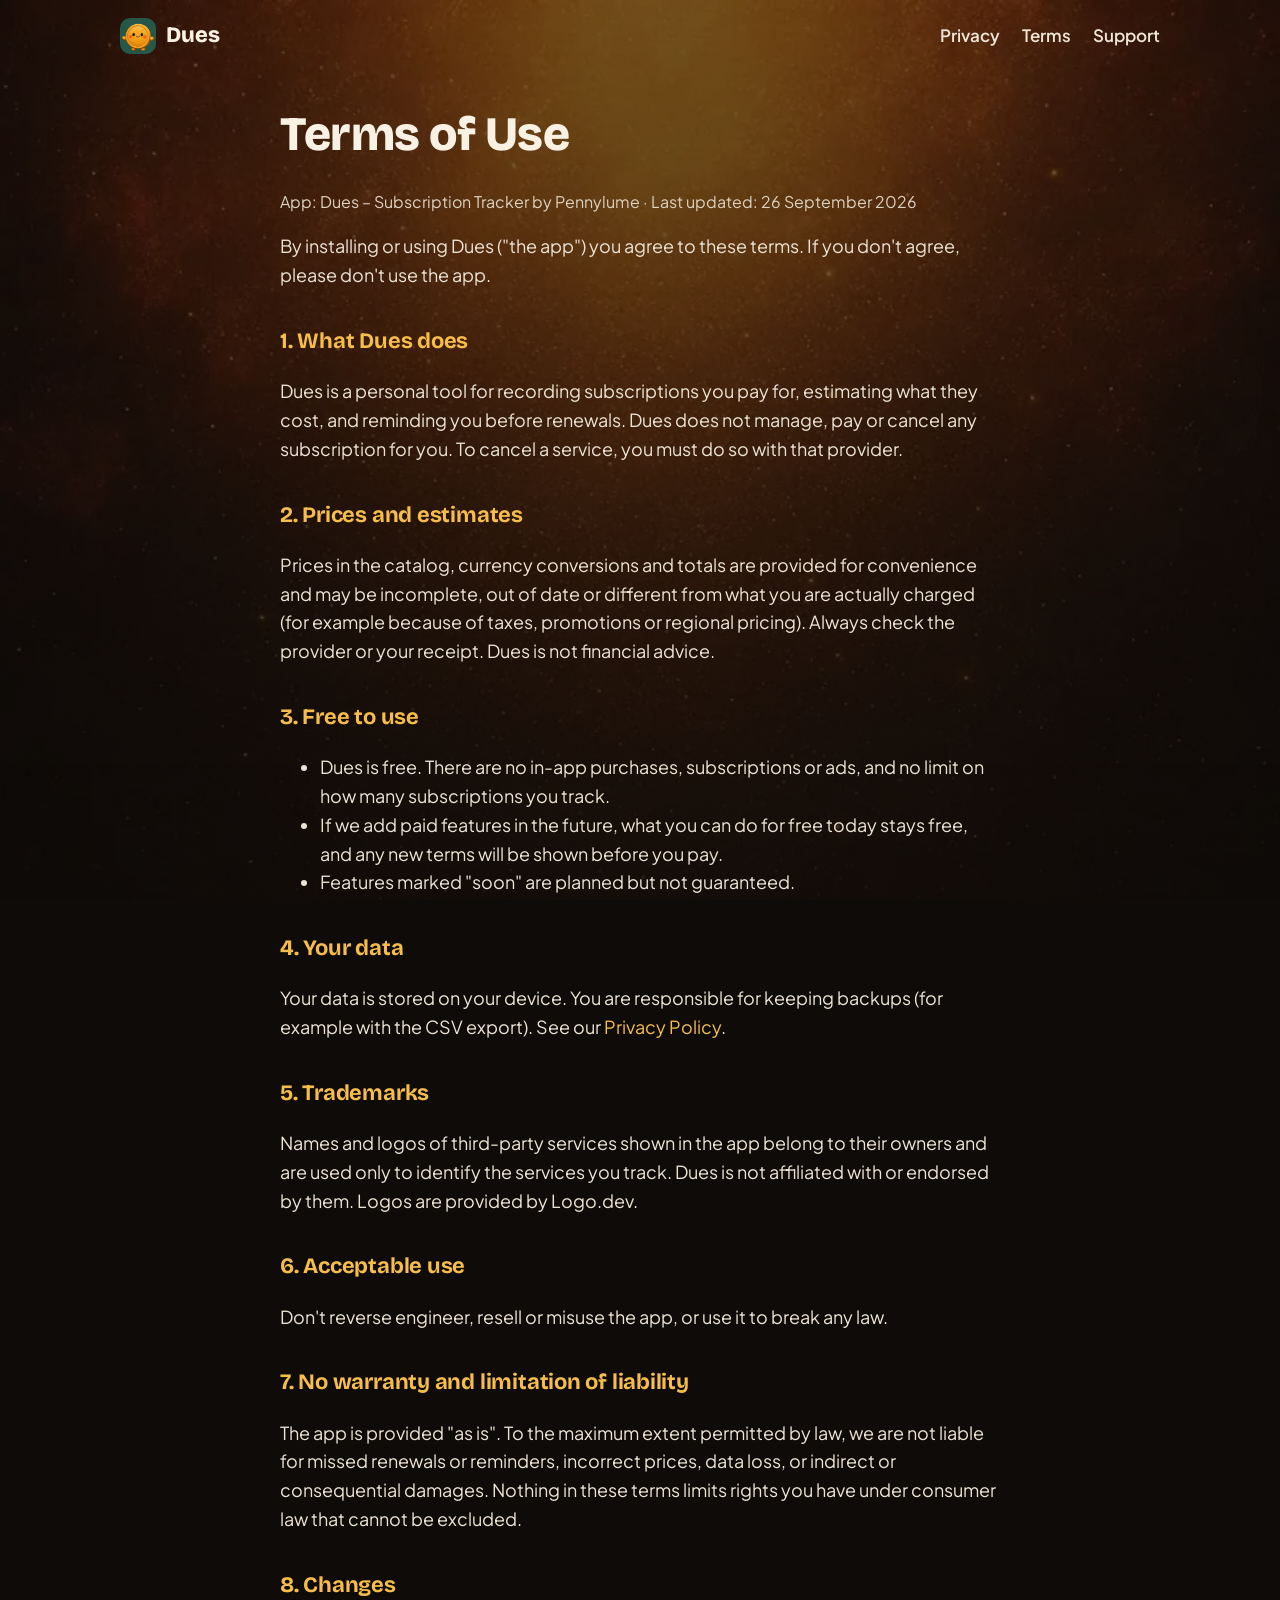
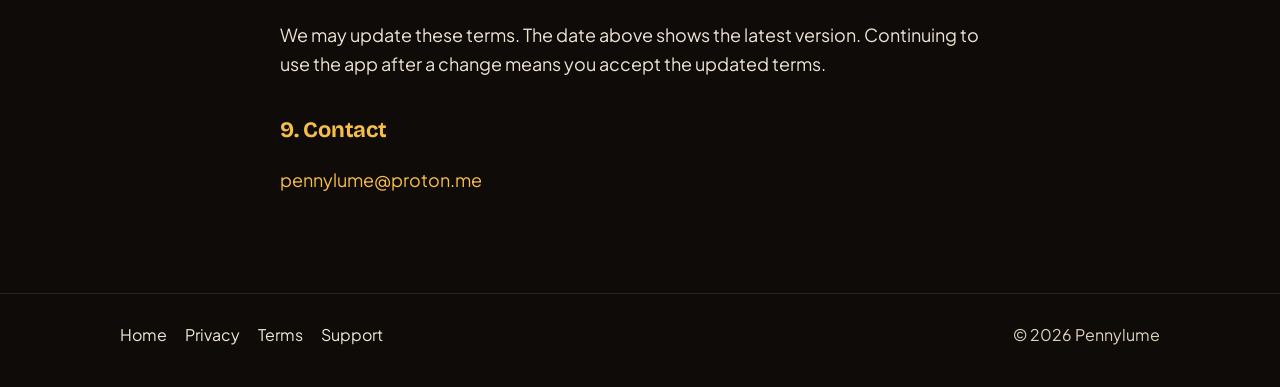
<file: app/src/main/assets/legal/terms.html>
<!doctype html>
<html lang="en">
<head>
<meta charset="utf-8">
<meta name="viewport" content="width=device-width, initial-scale=1">
<title>Terms of Use – Dues</title>
<meta name="theme-color" content="#0e0b08">
<link rel="icon" href="assets/favicon.png">
<link rel="preconnect" href="https://fonts.googleapis.com">
<link rel="preconnect" href="https://fonts.gstatic.com" crossorigin>
<link href="https://fonts.googleapis.com/css2?family=Bricolage+Grotesque:opsz,wght@12..96,600;12..96,800&family=Plus+Jakarta+Sans:wght@400;600;700&display=swap" rel="stylesheet">
<link rel="stylesheet" href="style.css">
</head>
<body>
<header class="wrap"><nav><a class="brand" href="https://dues-app.vercel.app/"><img src="assets/icon.png" alt="">Dues</a>
<div class="links"><a href="privacy.html">Privacy</a><a href="terms.html">Terms</a><a href="https://dues-app.vercel.app/support">Support</a></div></nav></header>
<main class="doc">
<h1>Terms of Use</h1>
<p class="muted">App: Dues – Subscription Tracker by Pennylume · Last updated: 26 September 2026</p>

<p>By installing or using Dues ("the app") you agree to these terms. If you don't agree, please don't use the app.</p>

<h2>1. What Dues does</h2>
<p>Dues is a personal tool for recording subscriptions you pay for, estimating what they cost, and reminding you before renewals. Dues does not manage, pay or cancel any subscription for you. To cancel a service, you must do so with that provider.</p>

<h2>2. Prices and estimates</h2>
<p>Prices in the catalog, currency conversions and totals are provided for convenience and may be incomplete, out of date or different from what you are actually charged (for example because of taxes, promotions or regional pricing). Always check the provider or your receipt. Dues is not financial advice.</p>

<h2>3. Free to use</h2>
<ul>
  <li>Dues is free. There are no in-app purchases, subscriptions or ads, and no limit on how many subscriptions you track.</li>
  <li>If we add paid features in the future, what you can do for free today stays free, and any new terms will be shown before you pay.</li>
  <li>Features marked "soon" are planned but not guaranteed.</li>
</ul>

<h2>4. Your data</h2>
<p>Your data is stored on your device. You are responsible for keeping backups (for example with the CSV export). See our <a href="privacy.html">Privacy Policy</a>.</p>

<h2>5. Trademarks</h2>
<p>Names and logos of third-party services shown in the app belong to their owners and are used only to identify the services you track. Dues is not affiliated with or endorsed by them. Logos are provided by Logo.dev.</p>

<h2>6. Acceptable use</h2>
<p>Don't reverse engineer, resell or misuse the app, or use it to break any law.</p>

<h2>7. No warranty and limitation of liability</h2>
<p>The app is provided "as is". To the maximum extent permitted by law, we are not liable for missed renewals or reminders, incorrect prices, data loss, or indirect or consequential damages. Nothing in these terms limits rights you have under consumer law that cannot be excluded.</p>

<h2>8. Changes</h2>
<p>We may update these terms. The date above shows the latest version. Continuing to use the app after a change means you accept the updated terms.</p>

<h2>9. Contact</h2>
<p><a href="mailto:pennylume@proton.me">pennylume@proton.me</a></p>
</main>
<footer><div class="wrap"><div><a href="https://dues-app.vercel.app/">Home</a><a href="privacy.html">Privacy</a><a href="terms.html">Terms</a><a href="https://dues-app.vercel.app/support">Support</a></div><div>© 2026 Pennylume</div></div></footer>
</body>
</html>
</file>
<file: site/style.css>
:root {
  --bg: #0e0b08;
  --glass: rgba(22, 16, 11, .78);
  --line: rgba(255, 255, 255, .10);
  --hi: #f8f1e4;
  --lo: #c2b5a2;
  --gold: #f6bd4a;
  --amber: #f08a3c;
  --ink: #1c1206;
  --radius: 24px;
  color-scheme: dark;
}
* { box-sizing: border-box; }
html { scroll-behavior: smooth; }
body {
  margin: 0; background: var(--bg); color: var(--hi);
  font: 17px/1.6 "Plus Jakarta Sans", system-ui, -apple-system, "Segoe UI", Roboto, sans-serif;
  -webkit-font-smoothing: antialiased;
}
body::before {
  content: ""; position: fixed; inset: 0; z-index: -1;
  background: url("assets/backdrop.webp") top center / cover no-repeat; opacity: .9;
}
a { color: var(--gold); text-decoration: none; }
a:hover { text-decoration: underline; }
h1, h2, h3 { font-family: "Bricolage Grotesque", system-ui, sans-serif; letter-spacing: -.01em; margin: 0; }
.wrap { max-width: 1080px; margin: 0 auto; padding: 0 20px; }

/* Nav */
nav { display: flex; align-items: center; justify-content: space-between; padding: 18px 0; }
.brand { display: flex; align-items: center; gap: 10px; color: var(--hi); font-family: "Bricolage Grotesque"; font-weight: 800; font-size: 22px; }
.brand img { width: 36px; height: 36px; border-radius: 10px; }
nav .links { display: flex; gap: 22px; font-size: 15px; }
nav .links a { color: var(--lo); }

/* Buttons */
.btn {
  display: inline-flex; align-items: center; gap: 10px; padding: 16px 26px; border-radius: 999px;
  background: linear-gradient(90deg, var(--gold), var(--amber)); color: var(--ink); font-weight: 700;
  box-shadow: 0 12px 40px -10px rgba(240, 138, 60, .7);
}
.btn:hover { text-decoration: none; filter: brightness(1.05); }
.btn.ghost { background: var(--glass); color: var(--hi); border: 1px solid var(--line); box-shadow: none; }

/* Hero */
.hero { display: grid; grid-template-columns: 1.1fr .9fr; gap: 40px; align-items: center; padding: 56px 0 72px; }
.hero h1 { font-size: clamp(42px, 7vw, 76px); line-height: 1.02; font-weight: 800; }
.hero h1 span { background: linear-gradient(180deg, var(--hi), var(--gold)); -webkit-background-clip: text; background-clip: text; color: transparent; }
.hero p { color: var(--lo); font-size: 19px; max-width: 520px; margin: 20px 0 30px; }
.hero .cta { display: flex; gap: 12px; flex-wrap: wrap; align-items: center; }
.hero .note { color: var(--lo); font-size: 14px; margin-top: 14px; }
.penny { width: 100%; max-width: 420px; justify-self: center; filter: drop-shadow(0 30px 60px rgba(246, 189, 74, .35)); animation: bob 3.6s ease-in-out infinite; }
@keyframes bob { 50% { transform: translateY(-12px); } }
@media (prefers-reduced-motion: reduce) { .penny { animation: none; } }

/* Sections */
section { padding: 56px 0; }
.eyebrow { color: var(--gold); font-weight: 700; font-size: 14px; letter-spacing: .08em; text-transform: uppercase; }
section h2 { font-size: clamp(30px, 4.5vw, 44px); margin: 8px 0 28px; line-height: 1.1; }
.grid { display: grid; grid-template-columns: repeat(3, 1fr); gap: 16px; }
.card { background: var(--glass); border: 1px solid var(--line); border-radius: var(--radius); padding: 24px; }
.card .ic { width: 44px; height: 44px; border-radius: 14px; display: grid; place-items: center; background: rgba(246, 189, 74, .14); font-size: 22px; margin-bottom: 14px; }
.card h3 { font-size: 20px; margin-bottom: 6px; }
.card p { color: var(--lo); margin: 0; font-size: 15.5px; }

.pricing { display: grid; grid-template-columns: 1fr 1fr; gap: 16px; max-width: 760px; }
.plan h3 { font-size: 22px; }
.plan .price { font-family: "Bricolage Grotesque"; font-weight: 800; font-size: 40px; margin: 8px 0 4px; }
.plan .price s { color: var(--lo); font-size: 20px; font-weight: 600; margin-left: 8px; }
.plan ul { padding-left: 18px; color: var(--lo); margin: 14px 0 0; }
.plan.plus { border-color: rgba(246, 189, 74, .6); background: linear-gradient(160deg, rgba(246, 189, 74, .14), rgba(240, 138, 60, .03)); }
.badge { display: inline-block; background: linear-gradient(90deg, var(--gold), var(--amber)); color: var(--ink); font-size: 12px; font-weight: 800; padding: 3px 10px; border-radius: 999px; margin-left: 8px; vertical-align: middle; }

.cta-band { text-align: center; padding: 64px 20px; }
.cta-band img { width: 140px; }

footer { border-top: 1px solid var(--line); padding: 28px 0 40px; color: var(--lo); font-size: 14px; }
footer .wrap { display: flex; justify-content: space-between; gap: 16px; flex-wrap: wrap; }
footer a { color: var(--lo); margin-right: 18px; }

/* Documents (privacy, terms, support) */
.doc { max-width: 760px; margin: 0 auto; padding: 24px 20px 80px; }
.doc h1 { font-size: clamp(34px, 6vw, 48px); font-weight: 800; }
.doc h2 { font-size: 22px; color: var(--gold); margin: 34px 0 8px; }
.doc p, .doc li { color: #d9cfbf; }
.doc .muted { color: var(--lo); font-size: 14px; }
.doc code { background: #1d1813; padding: 1px 6px; border-radius: 6px; font-size: 14px; }
.doc details { background: var(--glass); border: 1px solid var(--line); border-radius: 18px; padding: 16px 20px; margin: 10px 0; }
.doc summary { cursor: pointer; font-weight: 600; color: var(--hi); }

@media (max-width: 800px) {
  .hero { grid-template-columns: 1fr; text-align: center; padding-top: 24px; }
  .hero p { margin-left: auto; margin-right: auto; }
  .hero .cta { justify-content: center; }
  .penny { max-width: 260px; order: -1; }
  .grid, .pricing { grid-template-columns: 1fr; }
  nav .links { gap: 14px; }
}

/* Small phones */
html, body { overflow-x: hidden; }
@media (max-width: 480px) {
  nav .links a:not(:last-child) { display: none; }
  .hero h1 { font-size: 40px; }
  .btn { padding: 14px 20px; }
}

/* Readable cards over the glow */
.card, .doc details, .btn.ghost { backdrop-filter: blur(14px); -webkit-backdrop-filter: blur(14px); }
.card p, .plan ul { color: #cfc3b1; }
.plan.plus { background: linear-gradient(160deg, rgba(58, 40, 14, .88), rgba(22, 16, 11, .88)); }

/* Legibility pass: larger, brighter secondary text; calmer glow */
:root { --lo: #ddd2c0; }
body { font-size: 18px; }
body::before { opacity: .7; }
body::after { content: ""; position: fixed; inset: 0; z-index: -1; background: linear-gradient(180deg, rgba(14,11,8,.25), rgba(14,11,8,.55)); pointer-events: none; }
nav .links { font-size: 17px; }
nav .links a { color: #efe6d6; font-weight: 600; }
.hero p { font-size: 20px; color: #e8dfcf; }
.hero .note { font-size: 16px; color: #ddd2c0; }
.eyebrow { font-size: 15px; }
.card h3 { font-size: 21px; }
.card p, .plan ul { font-size: 17px; color: #e3d9c8; line-height: 1.6; }
.note { font-size: 16px !important; color: #ddd2c0 !important; }
.cta-band p { font-size: 18px; color: #e3d9c8 !important; }
footer { font-size: 16px; color: #ddd2c0; }
footer a { color: #efe6d6; }
.doc p, .doc li { font-size: 18px; color: #ece3d4; }
.doc .muted { font-size: 16px; color: #ddd2c0; }
</file>
<file: app/src/main/assets/legal/style.css>
:root {
  --bg: #0e0b08;
  --glass: rgba(22, 16, 11, .78);
  --line: rgba(255, 255, 255, .10);
  --hi: #f8f1e4;
  --lo: #c2b5a2;
  --gold: #f6bd4a;
  --amber: #f08a3c;
  --ink: #1c1206;
  --radius: 24px;
  color-scheme: dark;
}
* { box-sizing: border-box; }
html { scroll-behavior: smooth; }
body {
  margin: 0; background: var(--bg); color: var(--hi);
  font: 17px/1.6 "Plus Jakarta Sans", system-ui, -apple-system, "Segoe UI", Roboto, sans-serif;
  -webkit-font-smoothing: antialiased;
}
body::before {
  content: ""; position: fixed; inset: 0; z-index: -1;
  background: url("assets/backdrop.webp") top center / cover no-repeat; opacity: .9;
}
a { color: var(--gold); text-decoration: none; }
a:hover { text-decoration: underline; }
h1, h2, h3 { font-family: "Bricolage Grotesque", system-ui, sans-serif; letter-spacing: -.01em; margin: 0; }
.wrap { max-width: 1080px; margin: 0 auto; padding: 0 20px; }

/* Nav */
nav { display: flex; align-items: center; justify-content: space-between; padding: 18px 0; }
.brand { display: flex; align-items: center; gap: 10px; color: var(--hi); font-family: "Bricolage Grotesque"; font-weight: 800; font-size: 22px; }
.brand img { width: 36px; height: 36px; border-radius: 10px; }
nav .links { display: flex; gap: 22px; font-size: 15px; }
nav .links a { color: var(--lo); }

/* Buttons */
.btn {
  display: inline-flex; align-items: center; gap: 10px; padding: 16px 26px; border-radius: 999px;
  background: linear-gradient(90deg, var(--gold), var(--amber)); color: var(--ink); font-weight: 700;
  box-shadow: 0 12px 40px -10px rgba(240, 138, 60, .7);
}
.btn:hover { text-decoration: none; filter: brightness(1.05); }
.btn.ghost { background: var(--glass); color: var(--hi); border: 1px solid var(--line); box-shadow: none; }

/* Hero */
.hero { display: grid; grid-template-columns: 1.1fr .9fr; gap: 40px; align-items: center; padding: 56px 0 72px; }
.hero h1 { font-size: clamp(42px, 7vw, 76px); line-height: 1.02; font-weight: 800; }
.hero h1 span { background: linear-gradient(180deg, var(--hi), var(--gold)); -webkit-background-clip: text; background-clip: text; color: transparent; }
.hero p { color: var(--lo); font-size: 19px; max-width: 520px; margin: 20px 0 30px; }
.hero .cta { display: flex; gap: 12px; flex-wrap: wrap; align-items: center; }
.hero .note { color: var(--lo); font-size: 14px; margin-top: 14px; }
.penny { width: 100%; max-width: 420px; justify-self: center; filter: drop-shadow(0 30px 60px rgba(246, 189, 74, .35)); animation: bob 3.6s ease-in-out infinite; }
@keyframes bob { 50% { transform: translateY(-12px); } }
@media (prefers-reduced-motion: reduce) { .penny { animation: none; } }

/* Sections */
section { padding: 56px 0; }
.eyebrow { color: var(--gold); font-weight: 700; font-size: 14px; letter-spacing: .08em; text-transform: uppercase; }
section h2 { font-size: clamp(30px, 4.5vw, 44px); margin: 8px 0 28px; line-height: 1.1; }
.grid { display: grid; grid-template-columns: repeat(3, 1fr); gap: 16px; }
.card { background: var(--glass); border: 1px solid var(--line); border-radius: var(--radius); padding: 24px; }
.card .ic { width: 44px; height: 44px; border-radius: 14px; display: grid; place-items: center; background: rgba(246, 189, 74, .14); font-size: 22px; margin-bottom: 14px; }
.card h3 { font-size: 20px; margin-bottom: 6px; }
.card p { color: var(--lo); margin: 0; font-size: 15.5px; }

.pricing { display: grid; grid-template-columns: 1fr 1fr; gap: 16px; max-width: 760px; }
.plan h3 { font-size: 22px; }
.plan .price { font-family: "Bricolage Grotesque"; font-weight: 800; font-size: 40px; margin: 8px 0 4px; }
.plan .price s { color: var(--lo); font-size: 20px; font-weight: 600; margin-left: 8px; }
.plan ul { padding-left: 18px; color: var(--lo); margin: 14px 0 0; }
.plan.plus { border-color: rgba(246, 189, 74, .6); background: linear-gradient(160deg, rgba(246, 189, 74, .14), rgba(240, 138, 60, .03)); }
.badge { display: inline-block; background: linear-gradient(90deg, var(--gold), var(--amber)); color: var(--ink); font-size: 12px; font-weight: 800; padding: 3px 10px; border-radius: 999px; margin-left: 8px; vertical-align: middle; }

.cta-band { text-align: center; padding: 64px 20px; }
.cta-band img { width: 140px; }

footer { border-top: 1px solid var(--line); padding: 28px 0 40px; color: var(--lo); font-size: 14px; }
footer .wrap { display: flex; justify-content: space-between; gap: 16px; flex-wrap: wrap; }
footer a { color: var(--lo); margin-right: 18px; }

/* Documents (privacy, terms, support) */
.doc { max-width: 760px; margin: 0 auto; padding: 24px 20px 80px; }
.doc h1 { font-size: clamp(34px, 6vw, 48px); font-weight: 800; }
.doc h2 { font-size: 22px; color: var(--gold); margin: 34px 0 8px; }
.doc p, .doc li { color: #d9cfbf; }
.doc .muted { color: var(--lo); font-size: 14px; }
.doc code { background: #1d1813; padding: 1px 6px; border-radius: 6px; font-size: 14px; }
.doc details { background: var(--glass); border: 1px solid var(--line); border-radius: 18px; padding: 16px 20px; margin: 10px 0; }
.doc summary { cursor: pointer; font-weight: 600; color: var(--hi); }

@media (max-width: 800px) {
  .hero { grid-template-columns: 1fr; text-align: center; padding-top: 24px; }
  .hero p { margin-left: auto; margin-right: auto; }
  .hero .cta { justify-content: center; }
  .penny { max-width: 260px; order: -1; }
  .grid, .pricing { grid-template-columns: 1fr; }
  nav .links { gap: 14px; }
}

/* Small phones */
html, body { overflow-x: hidden; }
@media (max-width: 480px) {
  nav .links a:not(:last-child) { display: none; }
  .hero h1 { font-size: 40px; }
  .btn { padding: 14px 20px; }
}

/* Readable cards over the glow */
.card, .doc details, .btn.ghost { backdrop-filter: blur(14px); -webkit-backdrop-filter: blur(14px); }
.card p, .plan ul { color: #cfc3b1; }
.plan.plus { background: linear-gradient(160deg, rgba(58, 40, 14, .88), rgba(22, 16, 11, .88)); }

/* Legibility pass: larger, brighter secondary text; calmer glow */
:root { --lo: #ddd2c0; }
body { font-size: 18px; }
body::before { opacity: .7; }
body::after { content: ""; position: fixed; inset: 0; z-index: -1; background: linear-gradient(180deg, rgba(14,11,8,.25), rgba(14,11,8,.55)); pointer-events: none; }
nav .links { font-size: 17px; }
nav .links a { color: #efe6d6; font-weight: 600; }
.hero p { font-size: 20px; color: #e8dfcf; }
.hero .note { font-size: 16px; color: #ddd2c0; }
.eyebrow { font-size: 15px; }
.card h3 { font-size: 21px; }
.card p, .plan ul { font-size: 17px; color: #e3d9c8; line-height: 1.6; }
.note { font-size: 16px !important; color: #ddd2c0 !important; }
.cta-band p { font-size: 18px; color: #e3d9c8 !important; }
footer { font-size: 16px; color: #ddd2c0; }
footer a { color: #efe6d6; }
.doc p, .doc li { font-size: 18px; color: #ece3d4; }
.doc .muted { font-size: 16px; color: #ddd2c0; }
</file>
